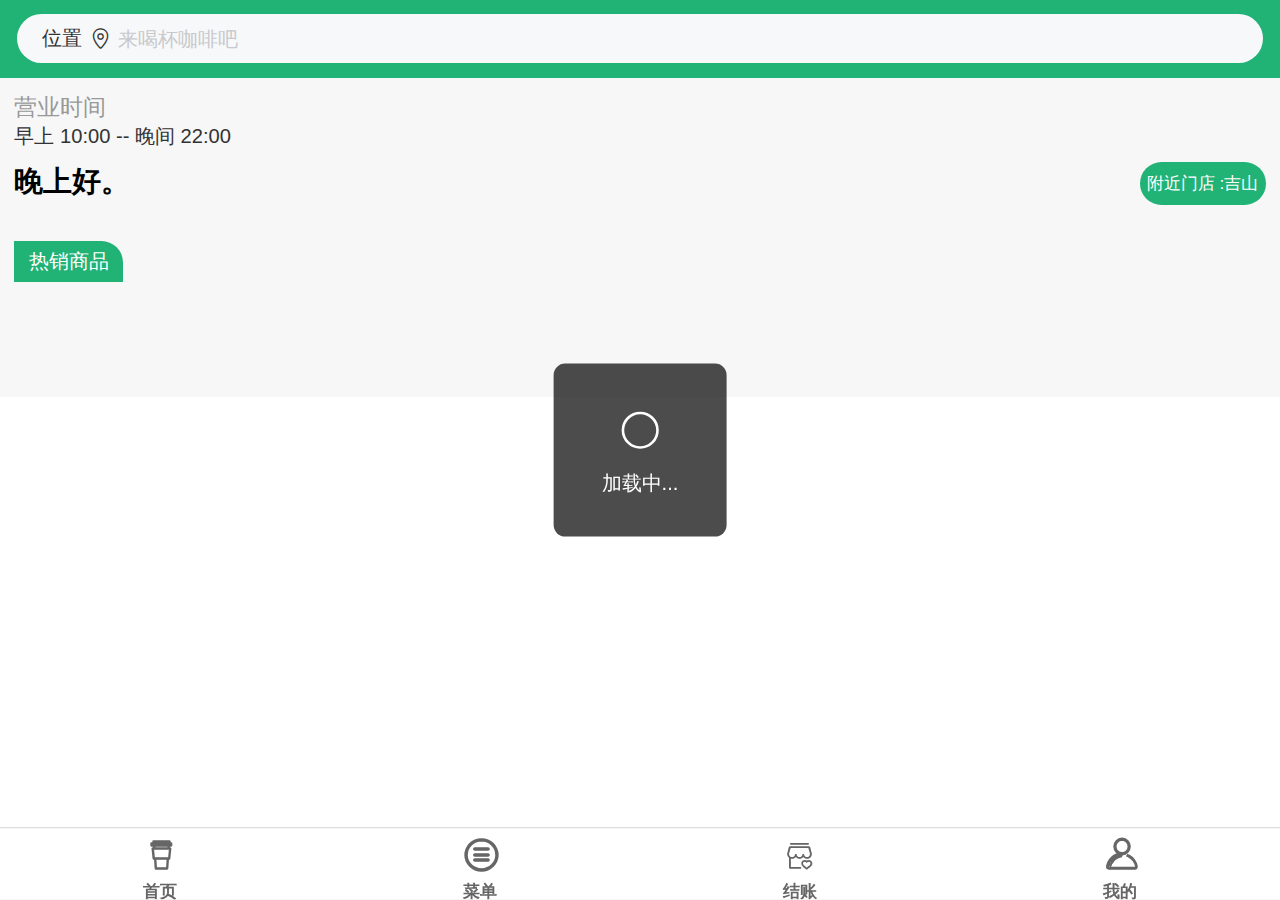
<file: index.html>
<!DOCTYPE html><html lang=""><head><meta charset="utf-8"><meta http-equiv="X-UA-Compatible" content="IE=edge"><meta name="viewport" content="width=device-width,initial-scale=1"><link rel="icon" href="logo.ico"><link rel="stylesheet" type="text/css" href="Iconfont/navIcon/iconfont.css"><title>Lucky Coffee</title><link href="css/chunk-0235b6b6.11184c1b.css" rel="prefetch"><link href="css/chunk-0ba48cb9.757c71e0.css" rel="prefetch"><link href="css/chunk-1e100ffe.5ebc9ae1.css" rel="prefetch"><link href="css/chunk-1f8efbb7.d20318f8.css" rel="prefetch"><link href="css/chunk-250ed838.e34a497f.css" rel="prefetch"><link href="css/chunk-37de000d.d0796485.css" rel="prefetch"><link href="css/chunk-37f4d732.b643b990.css" rel="prefetch"><link href="css/chunk-3d7c25de.3213675b.css" rel="prefetch"><link href="css/chunk-43e93f92.0655913f.css" rel="prefetch"><link href="css/chunk-4fce2d62.30d07c51.css" rel="prefetch"><link href="css/chunk-7b7ba0dc.62693681.css" rel="prefetch"><link href="css/chunk-7f402ce3.647e4b95.css" rel="prefetch"><link href="css/chunk-9875858c.5f2903fc.css" rel="prefetch"><link href="css/chunk-a10a1f32.8f8c1c3c.css" rel="prefetch"><link href="css/chunk-a7662d98.877115a3.css" rel="prefetch"><link href="css/chunk-ec3f56f2.eb02972e.css" rel="prefetch"><link href="js/chunk-0235b6b6.6758b664.js" rel="prefetch"><link href="js/chunk-0ba48cb9.7aec7efb.js" rel="prefetch"><link href="js/chunk-1e100ffe.88c4f4b7.js" rel="prefetch"><link href="js/chunk-1f8efbb7.2c7ffe4f.js" rel="prefetch"><link href="js/chunk-250ed838.bd2e9b22.js" rel="prefetch"><link href="js/chunk-37de000d.786fceac.js" rel="prefetch"><link href="js/chunk-37f4d732.bf089dec.js" rel="prefetch"><link href="js/chunk-3d7c25de.2a9ed8d2.js" rel="prefetch"><link href="js/chunk-43e93f92.4ce29ae2.js" rel="prefetch"><link href="js/chunk-4fce2d62.3d0fdc04.js" rel="prefetch"><link href="js/chunk-7b7ba0dc.df33086a.js" rel="prefetch"><link href="js/chunk-7f402ce3.9d12affe.js" rel="prefetch"><link href="js/chunk-9875858c.8b550297.js" rel="prefetch"><link href="js/chunk-a10a1f32.294bbc91.js" rel="prefetch"><link href="js/chunk-a7662d98.e7be0dc3.js" rel="prefetch"><link href="js/chunk-ec3f56f2.154cfacc.js" rel="prefetch"><link href="css/app.a2ef3133.css" rel="preload" as="style"><link href="css/chunk-vendors.26b74286.css" rel="preload" as="style"><link href="js/app.62345ec2.js" rel="preload" as="script"><link href="js/chunk-vendors.4a2b7a96.js" rel="preload" as="script"><link href="css/chunk-vendors.26b74286.css" rel="stylesheet"><link href="css/app.a2ef3133.css" rel="stylesheet"></head><body><noscript></noscript><div id="app"></div><script src="js/chunk-vendors.4a2b7a96.js"></script><script src="js/app.62345ec2.js"></script></body></html>
</file>
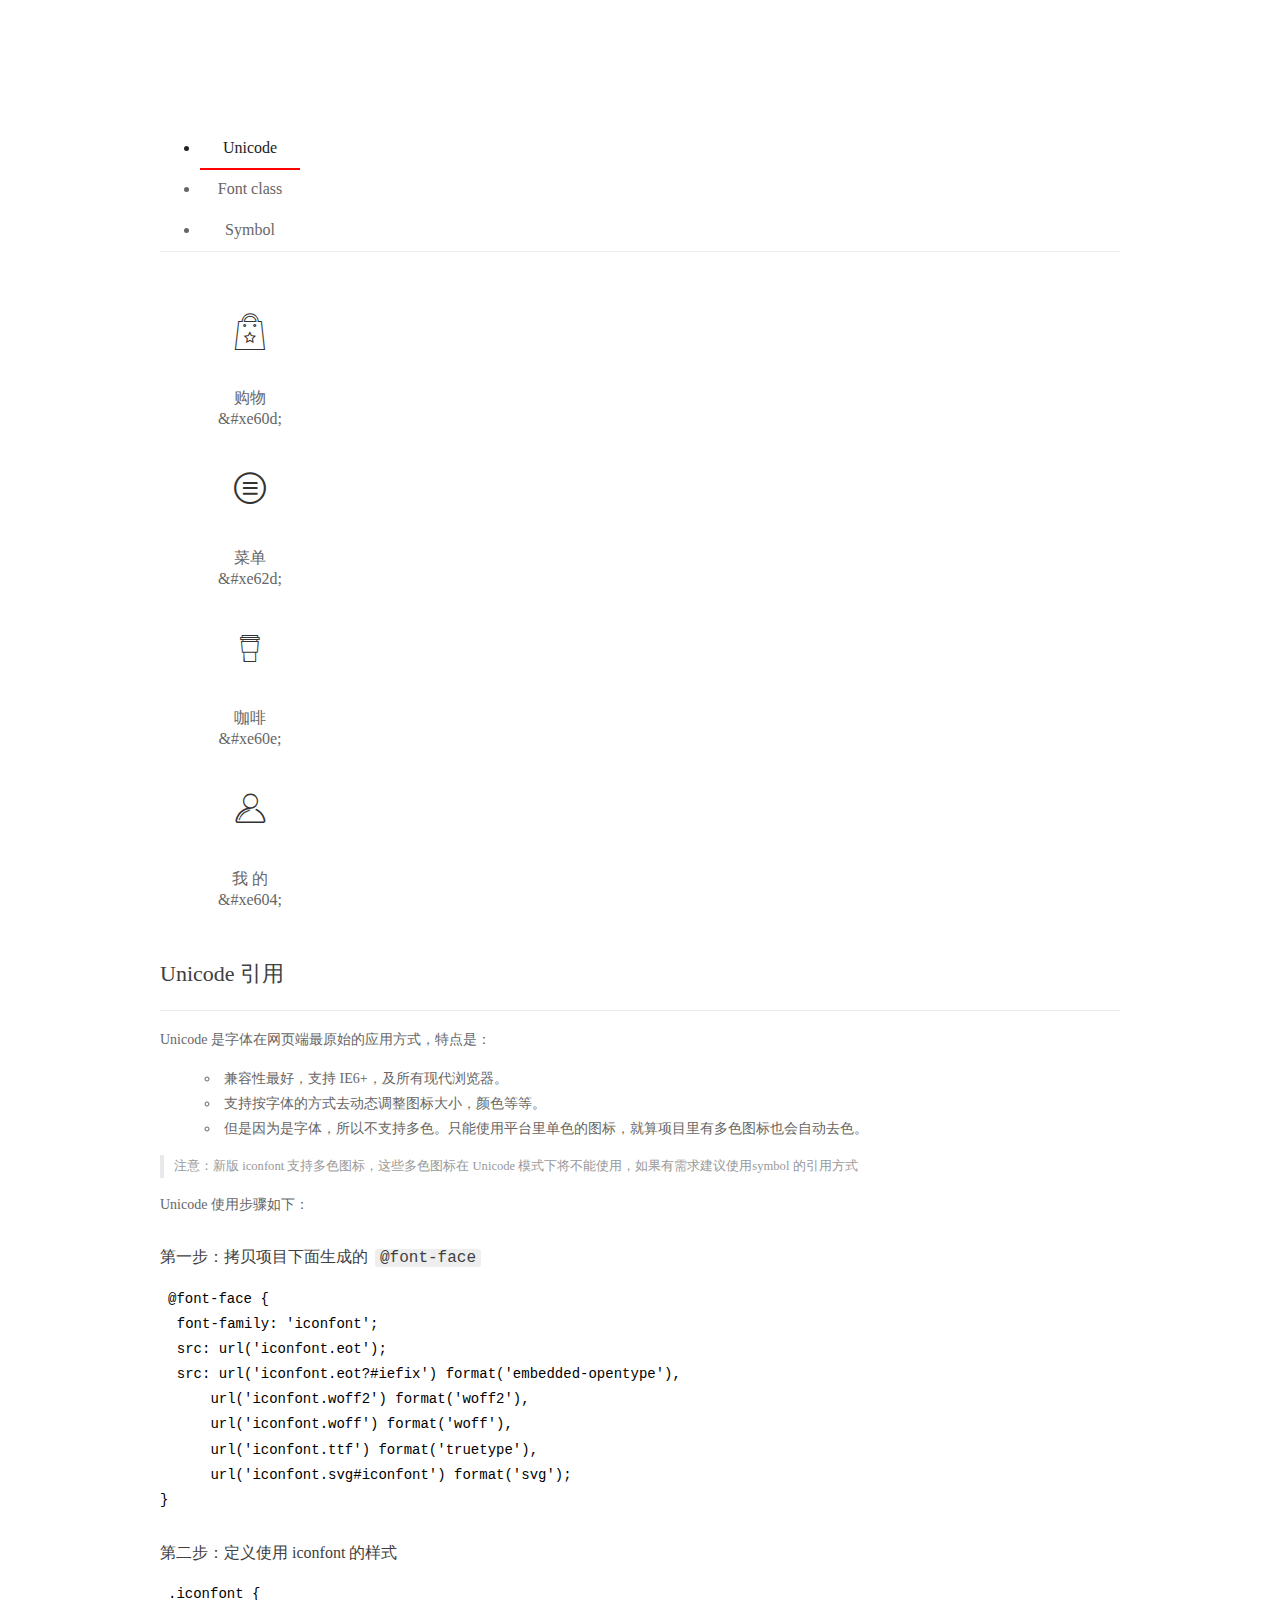
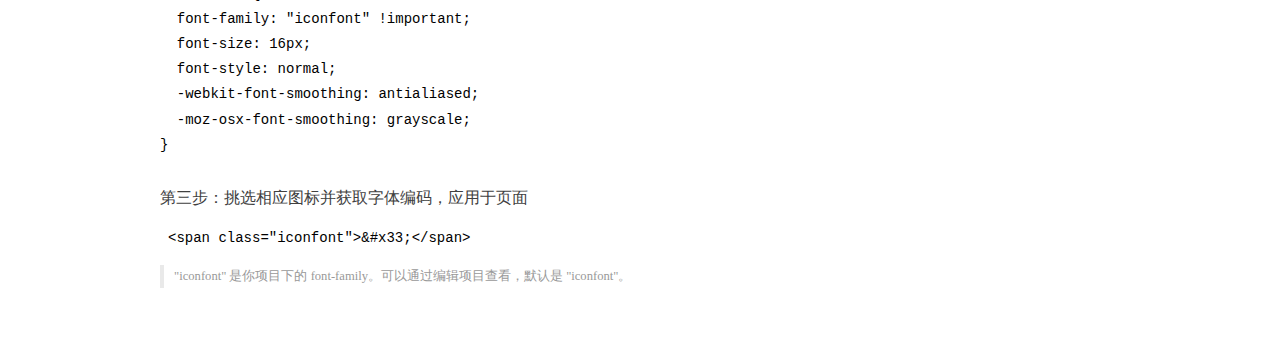
<file: Iconfont/navIcon/demo_index.html>
<!DOCTYPE html>
<html>
<head>
  <meta charset="utf-8"/>
  <title>IconFont Demo</title>
  <link rel="shortcut icon" href="https://img.alicdn.com/tps/i4/TB1_oz6GVXXXXaFXpXXJDFnIXXX-64-64.ico" type="image/x-icon"/>
  <link rel="stylesheet" href="https://g.alicdn.com/thx/cube/1.3.2/cube.min.css">
  <link rel="stylesheet" href="demo.css">
  <link rel="stylesheet" href="iconfont.css">
  <script src="iconfont.js"></script>
  <!-- jQuery -->
  <script src="https://a1.alicdn.com/oss/uploads/2018/12/26/7bfddb60-08e8-11e9-9b04-53e73bb6408b.js"></script>
  <!-- 代码高亮 -->
  <script src="https://a1.alicdn.com/oss/uploads/2018/12/26/a3f714d0-08e6-11e9-8a15-ebf944d7534c.js"></script>
</head>
<body>
  <div class="main">
    <h1 class="logo"><a href="https://www.iconfont.cn/" title="iconfont 首页" target="_blank">&#xe86b;</a></h1>
    <div class="nav-tabs">
      <ul id="tabs" class="dib-box">
        <li class="dib active"><span>Unicode</span></li>
        <li class="dib"><span>Font class</span></li>
        <li class="dib"><span>Symbol</span></li>
      </ul>
      
    </div>
    <div class="tab-container">
      <div class="content unicode" style="display: block;">
          <ul class="icon_lists dib-box">
          
            <li class="dib">
              <span class="icon iconfont">&#xe60d;</span>
                <div class="name">购物</div>
                <div class="code-name">&amp;#xe60d;</div>
              </li>
          
            <li class="dib">
              <span class="icon iconfont">&#xe62d;</span>
                <div class="name">菜单</div>
                <div class="code-name">&amp;#xe62d;</div>
              </li>
          
            <li class="dib">
              <span class="icon iconfont">&#xe60e;</span>
                <div class="name">咖啡</div>
                <div class="code-name">&amp;#xe60e;</div>
              </li>
          
            <li class="dib">
              <span class="icon iconfont">&#xe604;</span>
                <div class="name">我 的</div>
                <div class="code-name">&amp;#xe604;</div>
              </li>
          
          </ul>
          <div class="article markdown">
          <h2 id="unicode-">Unicode 引用</h2>
          <hr>

          <p>Unicode 是字体在网页端最原始的应用方式，特点是：</p>
          <ul>
            <li>兼容性最好，支持 IE6+，及所有现代浏览器。</li>
            <li>支持按字体的方式去动态调整图标大小，颜色等等。</li>
            <li>但是因为是字体，所以不支持多色。只能使用平台里单色的图标，就算项目里有多色图标也会自动去色。</li>
          </ul>
          <blockquote>
            <p>注意：新版 iconfont 支持多色图标，这些多色图标在 Unicode 模式下将不能使用，如果有需求建议使用symbol 的引用方式</p>
          </blockquote>
          <p>Unicode 使用步骤如下：</p>
          <h3 id="-font-face">第一步：拷贝项目下面生成的 <code>@font-face</code></h3>
<pre><code class="language-css"
>@font-face {
  font-family: 'iconfont';
  src: url('iconfont.eot');
  src: url('iconfont.eot?#iefix') format('embedded-opentype'),
      url('iconfont.woff2') format('woff2'),
      url('iconfont.woff') format('woff'),
      url('iconfont.ttf') format('truetype'),
      url('iconfont.svg#iconfont') format('svg');
}
</code></pre>
          <h3 id="-iconfont-">第二步：定义使用 iconfont 的样式</h3>
<pre><code class="language-css"
>.iconfont {
  font-family: "iconfont" !important;
  font-size: 16px;
  font-style: normal;
  -webkit-font-smoothing: antialiased;
  -moz-osx-font-smoothing: grayscale;
}
</code></pre>
          <h3 id="-">第三步：挑选相应图标并获取字体编码，应用于页面</h3>
<pre>
<code class="language-html"
>&lt;span class="iconfont"&gt;&amp;#x33;&lt;/span&gt;
</code></pre>
          <blockquote>
            <p>"iconfont" 是你项目下的 font-family。可以通过编辑项目查看，默认是 "iconfont"。</p>
          </blockquote>
          </div>
      </div>
      <div class="content font-class">
        <ul class="icon_lists dib-box">
          
          <li class="dib">
            <span class="icon iconfont icon-gouwu"></span>
            <div class="name">
              购物
            </div>
            <div class="code-name">.icon-gouwu
            </div>
          </li>
          
          <li class="dib">
            <span class="icon iconfont icon-caidan"></span>
            <div class="name">
              菜单
            </div>
            <div class="code-name">.icon-caidan
            </div>
          </li>
          
          <li class="dib">
            <span class="icon iconfont icon-kafei"></span>
            <div class="name">
              咖啡
            </div>
            <div class="code-name">.icon-kafei
            </div>
          </li>
          
          <li class="dib">
            <span class="icon iconfont icon-wode"></span>
            <div class="name">
              我 的
            </div>
            <div class="code-name">.icon-wode
            </div>
          </li>
          
        </ul>
        <div class="article markdown">
        <h2 id="font-class-">font-class 引用</h2>
        <hr>

        <p>font-class 是 Unicode 使用方式的一种变种，主要是解决 Unicode 书写不直观，语意不明确的问题。</p>
        <p>与 Unicode 使用方式相比，具有如下特点：</p>
        <ul>
          <li>兼容性良好，支持 IE8+，及所有现代浏览器。</li>
          <li>相比于 Unicode 语意明确，书写更直观。可以很容易分辨这个 icon 是什么。</li>
          <li>因为使用 class 来定义图标，所以当要替换图标时，只需要修改 class 里面的 Unicode 引用。</li>
          <li>不过因为本质上还是使用的字体，所以多色图标还是不支持的。</li>
        </ul>
        <p>使用步骤如下：</p>
        <h3 id="-fontclass-">第一步：引入项目下面生成的 fontclass 代码：</h3>
<pre><code class="language-html">&lt;link rel="stylesheet" href="./iconfont.css"&gt;
</code></pre>
        <h3 id="-">第二步：挑选相应图标并获取类名，应用于页面：</h3>
<pre><code class="language-html">&lt;span class="iconfont icon-xxx"&gt;&lt;/span&gt;
</code></pre>
        <blockquote>
          <p>"
            iconfont" 是你项目下的 font-family。可以通过编辑项目查看，默认是 "iconfont"。</p>
        </blockquote>
      </div>
      </div>
      <div class="content symbol">
          <ul class="icon_lists dib-box">
          
            <li class="dib">
                <svg class="icon svg-icon" aria-hidden="true">
                  <use xlink:href="#icon-gouwu"></use>
                </svg>
                <div class="name">购物</div>
                <div class="code-name">#icon-gouwu</div>
            </li>
          
            <li class="dib">
                <svg class="icon svg-icon" aria-hidden="true">
                  <use xlink:href="#icon-caidan"></use>
                </svg>
                <div class="name">菜单</div>
                <div class="code-name">#icon-caidan</div>
            </li>
          
            <li class="dib">
                <svg class="icon svg-icon" aria-hidden="true">
                  <use xlink:href="#icon-kafei"></use>
                </svg>
                <div class="name">咖啡</div>
                <div class="code-name">#icon-kafei</div>
            </li>
          
            <li class="dib">
                <svg class="icon svg-icon" aria-hidden="true">
                  <use xlink:href="#icon-wode"></use>
                </svg>
                <div class="name">我 的</div>
                <div class="code-name">#icon-wode</div>
            </li>
          
          </ul>
          <div class="article markdown">
          <h2 id="symbol-">Symbol 引用</h2>
          <hr>

          <p>这是一种全新的使用方式，应该说这才是未来的主流，也是平台目前推荐的用法。相关介绍可以参考这篇<a href="">文章</a>
            这种用法其实是做了一个 SVG 的集合，与另外两种相比具有如下特点：</p>
          <ul>
            <li>支持多色图标了，不再受单色限制。</li>
            <li>通过一些技巧，支持像字体那样，通过 <code>font-size</code>, <code>color</code> 来调整样式。</li>
            <li>兼容性较差，支持 IE9+，及现代浏览器。</li>
            <li>浏览器渲染 SVG 的性能一般，还不如 png。</li>
          </ul>
          <p>使用步骤如下：</p>
          <h3 id="-symbol-">第一步：引入项目下面生成的 symbol 代码：</h3>
<pre><code class="language-html">&lt;script src="./iconfont.js"&gt;&lt;/script&gt;
</code></pre>
          <h3 id="-css-">第二步：加入通用 CSS 代码（引入一次就行）：</h3>
<pre><code class="language-html">&lt;style&gt;
.icon {
  width: 1em;
  height: 1em;
  vertical-align: -0.15em;
  fill: currentColor;
  overflow: hidden;
}
&lt;/style&gt;
</code></pre>
          <h3 id="-">第三步：挑选相应图标并获取类名，应用于页面：</h3>
<pre><code class="language-html">&lt;svg class="icon" aria-hidden="true"&gt;
  &lt;use xlink:href="#icon-xxx"&gt;&lt;/use&gt;
&lt;/svg&gt;
</code></pre>
          </div>
      </div>

    </div>
  </div>
  <script>
  $(document).ready(function () {
      $('.tab-container .content:first').show()

      $('#tabs li').click(function (e) {
        var tabContent = $('.tab-container .content')
        var index = $(this).index()

        if ($(this).hasClass('active')) {
          return
        } else {
          $('#tabs li').removeClass('active')
          $(this).addClass('active')

          tabContent.hide().eq(index).fadeIn()
        }
      })
    })
  </script>
</body>
</html>
</file>
<file: Iconfont/navIcon/iconfont.css>
@font-face {font-family: "iconfont";
  src: url('iconfont.eot?t=1610968839457'); /* IE9 */
  src: url('iconfont.eot?t=1610968839457#iefix') format('embedded-opentype'), /* IE6-IE8 */
  url('[data-uri]') format('woff2'),
  url('iconfont.woff?t=1610968839457') format('woff'),
  url('iconfont.ttf?t=1610968839457') format('truetype'), /* chrome, firefox, opera, Safari, Android, iOS 4.2+ */
  url('iconfont.svg?t=1610968839457#iconfont') format('svg'); /* iOS 4.1- */
}

.iconfont {
  font-family: "iconfont" !important;
  font-size: 16px;
  font-style: normal;
  -webkit-font-smoothing: antialiased;
  -moz-osx-font-smoothing: grayscale;
}

.icon-gouwu:before {
  content: "\e60d";
}

.icon-caidan:before {
  content: "\e62d";
}

.icon-kafei:before {
  content: "\e60e";
}

.icon-wode:before {
  content: "\e604";
}
</file>
<file: css/chunk-0235b6b6.11184c1b.css>
.iconfont{width:.74667rem;height:.93333rem;font-size:.8rem}.van-tabbar{border-top:.02667rem solid #ddd}.boxbuy{margin-top:.24rem}.buy{display:inline-block;margin-top:.08rem}.van-tabbar-item{text-align:center}
</file>
<file: css/chunk-0ba48cb9.757c71e0.css>
.muen{padding:.26667rem;background-color:#eee}.muen .van-tabbar-item__icon img{width:.61333rem;height:.61333rem;margin-left:.10667rem}.muen .typeList{margin-top:.26667rem;margin-bottom:1.33333rem}.muen .typeList ul li{display:-webkit-box;display:-webkit-flex;display:flex;margin-bottom:.26667rem;background-color:#fff;padding:.26667rem}.muen .typeList ul li .comImg{-webkit-box-flex:1;-webkit-flex:1;flex:1}.muen .typeList ul li .comImg img{min-height:2.13333rem}.muen .typeList ul li .comName{-webkit-box-flex:2;-webkit-flex:2;flex:2;margin-left:.26667rem}.muen .typeList ul li .comName .chName{color:#666;margin-top:.4rem}.muen .typeList ul li .comName .egName{color:#666;font-size:.37333rem;margin-top:.13333rem}.muen .typeList ul li .price{-webkit-box-flex:1;-webkit-flex:1;flex:1;text-align:center;line-height:2rem;color:#21b276}.muen .van-tabbar--fixed{position:relative}
</file>
<file: css/chunk-1e100ffe.5ebc9ae1.css>
.my .personal{padding:.26667rem;margin:0 .13333rem;display:-webkit-box;display:-webkit-flex;display:flex;height:4.8rem;margin-top:1.33333rem;background:url(../img/MyImg.9407559d.gif) no-repeat;background-size:100%;padding-left:.26667rem;border-radius:.21333rem;box-shadow:0 0 .13333rem #ccc}.my .personal .left{-webkit-box-flex:1;-webkit-flex:1;flex:1;line-height:.8rem;color:#444}.my .personal .left .tips{margin:1.33333rem 0}.my .personal .right{-webkit-box-flex:1;-webkit-flex:1;flex:1;text-align:right;position:relative}.my .personal .right .hands{border:.05333rem solid #21b276;width:2.13333rem;height:2.13333rem;border-radius:50%;text-align:center;line-height:2.13333rem;position:absolute;bottom:.53333rem;right:.26667rem;overflow:hidden}.my .personal .right .hands img{display:inline-block}.my .logo{background-color:#21b276;margin-bottom:.13333rem;position:fixed;top:0;width:100%;z-index:3}.my .logo img{margin-left:.13333rem;margin-top:.13333rem}.my .logo .good{display:inline-block;float:right;line-height:1.06667rem;margin-right:.13333rem;color:#fff;font-weight:700}.my .choice{padding:.26667rem}.my .choice ul li{display:-webkit-box;display:-webkit-flex;display:flex;height:1.06667rem;border-bottom:.02667rem solid #ddd;line-height:1.06667rem;color:#666}.my .choice ul li .lefts{-webkit-box-flex:1;-webkit-flex:1;flex:1}.my .choice ul li .rights{margin-top:.08rem}.my .login{padding:0 .26667rem;margin-top:1.33333rem;margin-bottom:2.13333rem}
</file>
<file: css/chunk-1f8efbb7.d20318f8.css>
.forgePass .login-box{position:fixed;top:1.22667rem;bottom:0;left:0;right:0;padding:.4rem}.forgePass .login-box .login-title{margin-top:2.66667rem}.forgePass .login-box .login-title .gotitle{font-size:.58667rem;font-weight:700;color:#666}.forgePass .login-box .login-title .goEng{color:#999}.forgePass .login-box .login-textBox{margin-top:1.33333rem}.forgePass .login-box .login-textBox .noPass{text-align:right;font-size:.37333rem;color:#999;margin-top:.4rem}.forgePass .login-box .login-textBox .van-cell{padding-left:0;padding-right:0}.forgePass .login-box .btns{margin-top:1.6rem}.forgePass .login-box .btns .last,.forgePass .login-box .btns .register{margin-top:.8rem}.login .left-title{display:-webkit-box;display:-webkit-flex;display:flex}.login .van-nav-bar__text{color:#2c7873}.login .logo{width:.8rem;height:.8rem;border-radius:50%;background-color:#ccc}.login .logo-title{font-size:.48rem;font-weight:700;margin-left:.26667rem;line-height:1.22667rem;color:#666}
</file>
<file: css/chunk-250ed838.e34a497f.css>
.login .login-box{position:fixed;top:1.22667rem;bottom:0;left:0;right:0;padding:.4rem}.login .login-box .login-title{margin-top:2.66667rem}.login .login-box .login-title .gotitle{font-size:.58667rem;font-weight:700;color:#666}.login .login-box .login-title .goEng{color:#999}.login .login-box .login-textBox{margin-top:1.33333rem}.login .login-box .login-textBox .noPass{display:inline-block;font-size:.37333rem;color:#999;margin-top:.4rem;position:absolute;right:0}.login .login-box .login-textBox .van-cell{padding-left:0;padding-right:0}.login .login-box .btns{margin-top:1.6rem}.login .login-box .btns .register{margin-top:.8rem}.login .left-title{display:-webkit-box;display:-webkit-flex;display:flex}.login .van-nav-bar__text{color:#2c7873}.login .logo{width:.8rem;height:.8rem;border-radius:50%;background-color:#ccc}.login .logo-title{font-size:.48rem;font-weight:700;margin-left:.26667rem;line-height:1.22667rem;color:#666}
</file>
<file: css/chunk-37de000d.d0796485.css>
.collection .van-nav-bar__title{color:#666}.collection .van-nav-bar .van-icon,.collection .van-nav-bar__text{color:#21b276}.collection .collectionList ul{display:-webkit-box;display:-webkit-flex;display:flex;-webkit-flex-wrap:wrap;flex-wrap:wrap;-webkit-box-pack:justify;-webkit-justify-content:space-between;justify-content:space-between}.collection .collectionList ul li{box-sizing:border-box;width:33%;padding:.13333rem;margin-bottom:.13333rem}.collection .collectionList ul li .chName{color:#666;margin:.13333rem 0;font-size:.37333rem}.collection .collectionList ul li .enName{color:#999;font-size:.32rem;overflow:hidden;text-overflow:ellipsis;display:-webkit-box;-webkit-line-clamp:1;-webkit-box-orient:vertical}.collection .collectionList ul li .bottoms{display:-webkit-box;display:-webkit-flex;display:flex;position:relative}.collection .collectionList ul li .bottoms .price{-webkit-box-flex:1;-webkit-flex:1;flex:1;color:#21b276;font-size:.34667rem;text-align:left;margin-top:.26667rem;font-weight:700}.collection .collectionList ul li .bottoms .icon{position:absolute;bottom:-.08rem;right:-.08rem;text-align:right}.MyMessage .topImg{height:4.8rem}.MyMessage .topImg .auto-img{display:inline-block;height:100%}.MyMessage .box{position:relative;border:.02667rem solid #ddd;margin:0 .26667rem;top:-1.33333rem;border-radius:.26667rem;padding:.26667rem;box-shadow:0 0 .13333rem #ccc}
</file>
<file: css/chunk-37f4d732.b643b990.css>
.security .van-nav-bar__title{color:#666}.security .van-nav-bar .van-icon,.security .van-nav-bar__text{color:#21b276}.security .box ul li{display:-webkit-box;display:-webkit-flex;display:flex;color:#666;line-height:1.06667rem;border-bottom:.02667rem solid #ddd}.security .box ul li:last-child{border-bottom:none}.security .box ul li .left{-webkit-box-flex:1;-webkit-flex:1;flex:1}.security .out{margin-top:2.66667rem;padding:0 .26667rem}.security .btns{margin-top:1.33333rem;padding:.26667rem}.MyMessage .topImg{height:4.8rem}.MyMessage .topImg .auto-img{display:inline-block;height:100%}.MyMessage .box{position:relative;border:.02667rem solid #ddd;margin:0 .26667rem;top:-1.33333rem;border-radius:.26667rem;padding:.26667rem;box-shadow:0 0 .13333rem #ccc}
</file>
<file: css/chunk-3d7c25de.3213675b.css>
.shopbag .van-icon-arrow-left:before,.shopbag .van-nav-bar__text{color:#21b276}.shopbag .topImg{margin-top:1.33333rem}.shopbag .choiceBuy{padding:.26667rem;margin-bottom:.4rem}.shopbag .choiceBuy .van-swipe-cell{margin-bottom:.21333rem;border-radius:.21333rem;padding:.13333rem 0}.shopbag .choiceBuy .van-swipe-cell .buyList{display:-webkit-box;display:-webkit-flex;display:flex;position:relative}.shopbag .choiceBuy .van-swipe-cell .buyList .van-checkbox{-webkit-box-flex:1;-webkit-flex:1;flex:1;margin-left:.13333rem}.shopbag .choiceBuy .van-swipe-cell .buyList .van-card{padding:0;-webkit-box-flex:11;-webkit-flex:11;flex:11}.shopbag .choiceBuy .van-swipe-cell .buyList .van-stepper{position:absolute;right:.13333rem;bottom:.08rem}.shopbag .choiceBuy .van-swipe-cell .buyList .van-card__price{color:#21b276}.shopbag .choiceBuy .van-swipe-cell .buyList .van-card__title{font-size:.42667rem;color:#666;max-width:4.8rem}.shopbag .choiceBuy .van-swipe-cell .buyList .van-card__desc{margin-top:.13333rem;color:#999;max-width:4.8rem}.shopbag .choiceBuy .van-swipe-cell .buyList .van-card__content{padding-top:.21333rem}.shopbag .choiceBuy .van-swipe-cell .van-stepper--round .van-stepper__minus{border-color:#21b276;color:#666}.shopbag .choiceBuy .van-swipe-cell .van-stepper--round .van-stepper__plus{background-color:#21b276}.shopbag .choiceBuy .goods-card{margin:0;background-color:#fff}.shopbag .choiceBuy .delete-button{height:100%}.shopbag .tips{display:inline-block;width:100%;text-align:center;margin-top:1.33333rem;color:#999;font-size:.32rem}.shopbag .van-submit-bar{bottom:1.33333rem}.shopbag /deep/ .van-checkbox{margin-right:auto}.shopbag .van-checkbox__icon--checked .van-icon{background-color:#21b276}.shopbag .van-nav-bar__title{color:#666;font-weight:700}.shopbag .goHome{width:2.66667rem;height:1.06667rem;line-height:1.06667rem;text-align:center;color:#fff;border-radius:.53333rem;background-color:#21b276}
</file>
<file: css/chunk-43e93f92.0655913f.css>
.address .van-tag--danger{background-color:#21b276}.address .van-address-item .van-radio__icon--checked .van-icon{background-color:#21b276;border-color:#21b276}.address .van-address-list{padding:0;padding-top:.26667rem}.address .van-address-item{margin-bottom:.26667rem;border-bottom:.02667rem solid #ccc}.address .van-button--danger{background-color:#21b276;border-color:#21b276}.address .van-nav-bar .van-icon,.address .van-nav-bar__text{color:#21b276}.addressList .topImg{margin-top:1.22667rem}.addressList .topImg .gifImg{height:5.33333rem}.addressList .box-content{position:relative;top:-.66667rem;padding:.26667rem;margin:0 .26667rem;border-top-left-radius:.26667rem;border-top-right-radius:.26667rem;background-color:#fff}
</file>
<file: css/chunk-4fce2d62.30d07c51.css>
.orderClosing .van-nav-bar .van-icon,.orderClosing .van-nav-bar__text{color:#21b276}.orderClosing .van-nav-bar__title{color:#666;font-weight:700}.orderClosing .topImg{height:3.73333rem;background:url(../img/order.d666f685.jpg) no-repeat;background-size:100%;vertical-align:middle;margin-top:1.33333rem}.orderClosing .orderBox{padding:.26667rem;margin:.26667rem;margin-bottom:0;position:relative;top:-.53333rem;background-color:#fff;border-radius:.26667rem;box-shadow:0 0 .13333rem #ccc}.orderClosing .orderBox .order-tips{color:#666;margin:.21333rem 0;font-size:.32rem}.orderClosing .orderBox .total-Price{display:-webkit-box;display:-webkit-flex;display:flex;border-top:.02667rem solid #ddd;line-height:1.06667rem}.orderClosing .orderBox .total-Price .wenzi{-webkit-box-flex:1;-webkit-flex:1;flex:1;color:#666;font-size:.37333rem}.orderClosing .orderBox .total-Price .count{text-align:right;-webkit-box-flex:1;-webkit-flex:1;flex:1;color:#21b276;font-size:.37333rem}.orderClosing .DC-info{padding:.26667rem;margin:.26667rem;margin-top:0;background-color:#fff;border-radius:.26667rem;box-shadow:0 0 .13333rem #ccc}.orderClosing .DC-info .info-tips{margin:.13333rem 0;color:#666;font-size:.32rem}.orderClosing .DC-info .user-box .user{display:-webkit-box;display:-webkit-flex;display:flex;line-height:.8rem}.orderClosing .DC-info .user-box .user .userName{-webkit-box-flex:1;-webkit-flex:1;flex:1;font-size:.48rem;font-weight:700;color:#222}.orderClosing .DC-info .user-box .user .userName .dian{display:inline-block;width:.13333rem;height:.13333rem;border-radius:50%;background-color:#21b276;vertical-align:middle}.orderClosing .DC-info .user-box .user .phone{color:#666;-webkit-box-flex:1;-webkit-flex:1;flex:1;text-align:right}.orderClosing .DC-info .user-box .address{margin-top:.26667rem;display:-webkit-box;-webkit-line-clamp:2;-webkit-box-orient:vertical;overflow:hidden;color:#666;font-size:.37333rem;max-width:8rem}.orderClosing .DC-info .other-address{display:-webkit-box;display:-webkit-flex;display:flex;line-height:.93333rem;border-top:.02667rem solid #ddd;border-bottom:.02667rem solid #ddd;margin:.26667rem 0}.orderClosing .DC-info .other-address .left{-webkit-box-flex:1;-webkit-flex:1;flex:1;color:#999;font-size:.37333rem}.orderClosing .DC-info .other-address .right{-webkit-box-flex:1;-webkit-flex:1;flex:1;text-align:right;line-height:1.01333rem;color:#999}.orderClosing .DC-info .esti-time{display:-webkit-box;display:-webkit-flex;display:flex;color:#555}.orderClosing .DC-info .esti-time .lefts{-webkit-box-flex:1;-webkit-flex:1;flex:1;font-size:.37333rem}.orderClosing .DC-info .esti-time .rights{-webkit-box-flex:1;-webkit-flex:1;flex:1;text-align:right}.orderClosing .btns{padding:.26667rem;margin-top:.8rem}.orderClosing .btns .van-button--primary{background-color:#21b276;border-color:#21b276}.orderClosing .address-box{padding:.26667rem}.orderClosing .address-box .title{margin-top:.26667rem;margin-left:.26667rem;color:#999}.orderClosing .address-box .van-address-item{padding:0}.orderClosing .address-box .van-address-item .van-radio__icon--checked .van-icon{background-color:#21b276;border-color:#21b276}.orderClosing .address-box .van-tag--danger{background-color:#21b276}.orderClosing .address-box .van-button--danger{background-color:#21b276;border-color:#21b276}.OrderItem{display:-webkit-box;display:-webkit-flex;display:flex;margin:.26667rem 0;background-color:#eee;padding:.21333rem;border-radius:.21333rem}.OrderItem .left-item{-webkit-box-flex:1;-webkit-flex:1;flex:1}.OrderItem .right-item{-webkit-box-flex:2;-webkit-flex:2;flex:2;padding-left:.26667rem;position:relative}.OrderItem .right-item .item-top .big-name{display:-webkit-box;display:-webkit-flex;display:flex;line-height:.53333rem}.OrderItem .right-item .item-top .big-name .top-name{color:#666;margin-right:.26667rem;font-size:.37333rem}.OrderItem .right-item .item-top .big-name .top-rule{font-size:.32rem;color:#999}.OrderItem .right-item .item-top .top-enname{color:#666;margin:.16rem 0;font-size:.37333rem}.OrderItem .right-item .item-bottom{position:relative;bottom:-.8rem;display:-webkit-box;display:-webkit-flex;display:flex;font-size:.37333rem}.OrderItem .right-item .item-bottom .bot-price{-webkit-box-flex:5;-webkit-flex:5;flex:5;margin-right:auto;color:#21b276}.OrderItem .right-item .item-bottom .bot-count{-webkit-box-flex:1;-webkit-flex:1;flex:1;color:#999}
</file>
<file: css/chunk-7b7ba0dc.62693681.css>
.mainbox{padding:.26667rem}.mainbox .toptips .BusHours{margin:0;color:#999}.mainbox .toptips .BusTime{color:#333;font-size:.37333rem}.mainbox .toptips .greetings{display:-webkit-box;display:-webkit-flex;display:flex;margin-top:.21333rem}.mainbox .toptips .greetings .ting{-webkit-box-flex:2;-webkit-flex:2;flex:2;font-size:.53333rem;font-weight:620}.mainbox .toptips .greetings .place{padding:0 .13333rem;height:.8rem;display:inline-block;background-color:#21b276;text-align:right;border-radius:.8rem;text-align:center;line-height:.8rem;color:#fff;font-size:.32rem}.mainbox .indicator-box{position:absolute;right:.13333rem;bottom:.26667rem;padding:.05333rem .13333rem;background:rgba(0,0,0,.1);display:-webkit-box;display:-webkit-flex;display:flex}.mainbox .indicator-box .indicator-item{width:.21333rem;height:.05333rem;background-color:#fff;margin:0 .08rem}.mainbox .indicator-box .active{width:.34667rem;background-color:#21b276;-webkit-transition:all .5s;transition:all .5s}.mainbox .van-swipe{margin-top:.4rem;border-radius:.4rem;overflow:hidden}.mainbox .van-swipe img{vertical-align:middle}.mainbox .comList{padding-bottom:1.6rem}.mainbox .comList .comList-tips{display:inline-block;margin:.26667rem 0;background-color:#21b276;color:#fff;padding:.13333rem .26667rem;font-size:.37333rem;border-top-right-radius:.4rem}.mainbox .comList ul li{display:-webkit-box;display:-webkit-flex;display:flex;border-top:.02667rem solid #ddd;padding-top:.26667rem}.mainbox .comList ul li .comIntroduce{-webkit-box-flex:3;-webkit-flex:3;flex:3}.mainbox .comList ul li .comIntroduce .comName{font-weight:620;color:#666}.mainbox .comList ul li .comIntroduce .comDetails{width:4.8rem;display:inline-block;font-size:.32rem;color:#999;margin-top:.26667rem;overflow:hidden;text-overflow:ellipsis;display:-webkit-box;-webkit-line-clamp:3;-webkit-box-orient:vertical}.mainbox .comList ul li .comImg{-webkit-box-flex:1;-webkit-flex:1;flex:1}.mainbox .comList ul li .comImg img{min-height:2.13333rem;margin-bottom:.16rem}
</file>
<file: css/chunk-7f402ce3.647e4b95.css>
.personalData .box ul li{display:-webkit-box;display:-webkit-flex;display:flex;height:1.33333rem;border-bottom:.02667rem solid #ddd;line-height:1.33333rem;color:#666}.personalData .box ul li .lefts{-webkit-box-flex:1;-webkit-flex:1;flex:1;font-weight:700}.personalData .box ul li .rights .tips{display:inline-block;font-size:.32rem;vertical-align:top;color:#999;margin-right:.26667rem}.personalData .box ul li .rights .hands{display:inline-block;width:1.06667rem;height:1.06667rem;border:.05333rem solid #21b276;border-radius:50%;overflow:hidden}.personalData .box ul li:last-child{border-bottom:none}.personalData .box ul li .van-icon{display:inline-block;margin-left:.13333rem}.personalData .van-nav-bar__title{color:#666}.personalData .van-nav-bar .van-icon,.personalData .van-nav-bar__text{color:#21b276}.personalData .title{font-size:.48rem;font-weight:700;text-align:center;margin-top:.4rem}.personalData .van-cell{padding:.26667rem;line-height:1.33333rem;font-size:.42667rem;border-bottom:.02667rem solid #ddd}.personalData .van-button--round{margin-top:2.4rem}.personalData .van-field__label{width:1.33333rem}.personalData .van-popup--center{border-radius:.53333rem}.personalData .van-uploader__upload{margin:0}.personalData .van-button--info{background-color:#21b276;border-color:#21b276}.MyMessage .topImg{height:4.8rem}.MyMessage .topImg .auto-img{display:inline-block;height:100%}.MyMessage .box{position:relative;border:.02667rem solid #ddd;margin:0 .26667rem;top:-1.33333rem;border-radius:.26667rem;padding:.26667rem;box-shadow:0 0 .13333rem #ccc}
</file>
<file: css/chunk-9875858c.5f2903fc.css>
.Details .van-icon-arrow-left:before,.Details .van-nav-bar__text{color:#21b276}.Details .van-nav-bar__title{color:#666;font-weight:700}.Details .van-nav-bar{z-index:5}.Details .top-box{position:relative;margin-top:1.22667rem}.Details .top-box .tipsText{position:absolute;z-index:1;left:.26667rem;bottom:1.2rem;color:#fff}.Details .top-box .tipsText .name{font-size:.53333rem;font-weight:500}.Details .top-box .tipsText .desc{max-width:75%;margin-top:.21333rem;font-size:.32rem;color:#999;overflow:hidden;text-overflow:ellipsis;display:-webkit-box;-webkit-line-clamp:3;-webkit-box-orient:vertical}.Details .choice{padding:.26667rem;position:relative;top:-.53333rem;left:0;margin:0 .26667rem;margin-bottom:.93333rem;background-color:#fff;border-top-left-radius:.26667rem;border-top-right-radius:.26667rem}.Details .choice .price{display:-webkit-box;display:-webkit-flex;display:flex;font-weight:700}.Details .choice .price .title{font-size:.37333rem;color:#21b276}.Details .choice .price .prices,.Details .choice .price .types{display:inline-block;-webkit-box-flex:1;-webkit-flex:1;flex:1;color:#666;line-height:.8rem}.Details .choice .appropriate{display:-webkit-box;display:-webkit-flex;display:flex;font-size:.32rem;color:#999}.Details .choice .appropriate .appflavor,.Details .choice .appropriate .appTips{-webkit-box-flex:1;-webkit-flex:1;flex:1;display:inline-block}.Details .choice .appropriate .appTips{text-align:right}.Details .choice .publics{font-size:.37333rem;border-bottom:.02667rem solid #eee;color:#21b276}.Details .choice .van-stepper--round .van-stepper__minus{border-color:#21b276;color:#666}.Details .choice .van-stepper--round .van-stepper__plus{background-color:#21b276}.Details .choice .van-radio{margin-bottom:.13333rem;font-size:.32rem;padding-left:.26667rem}.Details .choice .buyNum{display:-webkit-box;display:-webkit-flex;display:flex;padding:.4rem .13333rem;font-size:.34667rem}.Details .choice .buyNum .select-count{-webkit-box-flex:1;-webkit-flex:1;flex:1;color:#666}.Details .choice .buyNum .count{-webkit-box-flex:1;-webkit-flex:1;flex:1;text-align:right}
</file>
<file: css/chunk-a10a1f32.8f8c1c3c.css>
.payComplete .van-nav-bar .van-icon,.payComplete .van-nav-bar__text{color:#21b276}.payComplete .box{background:url(../img/pay.d4e0a463.gif) no-repeat;background-size:100%;position:fixed;bottom:0;top:0;left:0;right:0}.payComplete .box .btns{position:absolute;top:50%;left:50%;margin-left:-2.4rem;margin-top:-.58667rem;background-color:#21b276;border-color:#21b276}
</file>
<file: css/chunk-a7662d98.877115a3.css>
.addNewRess .van-address-edit{padding:0}.addNewRess .van-button--danger{background-color:#21b276;border-color:#21b276}.addNewRess .van-cell{padding:.26667rem}.addNewRess .van-switch--on{background-color:#21b276}.addNewRess .van-nav-bar .van-icon,.addNewRess .van-nav-bar__text{color:#21b276}.addNewRess .van-button--default{background-color:#ccc;color:#fff}.addressList .topImg{margin-top:1.22667rem}.addressList .topImg .gifImg{height:5.33333rem}.addressList .box-content{position:relative;top:-.66667rem;padding:.26667rem;margin:0 .26667rem;border-top-left-radius:.26667rem;border-top-right-radius:.26667rem;background-color:#fff}
</file>
<file: css/chunk-ec3f56f2.eb02972e.css>
.MyMessage .topImg{height:4.8rem}.MyMessage .topImg .auto-img{display:inline-block;height:100%}.MyMessage .box{position:relative;border:.02667rem solid #ddd;margin:0 .26667rem;top:-1.33333rem;border-radius:.26667rem;padding:.26667rem;box-shadow:0 0 .13333rem #ccc}.OrderPage .van-nav-bar .van-icon,.OrderPage .van-nav-bar__text{color:#21b276}.OrderPage .van-nav-bar__title{color:#666;font-weight:700}.OrderPage .all-box{background-color:#fff;margin:.4rem 0;padding:.13333rem;border-radius:.26667rem}.OrderPage .all-box:last-child{margin-bottom:0}.OrderPage .all-box .box-top{display:-webkit-box;display:-webkit-flex;display:flex;color:#666;line-height:.50667rem;margin:.26667rem}.OrderPage .all-box .box-top .top-left{margin-right:auto;font-size:.37333rem}.OrderPage .all-box .box-top .top-right{font-size:.37333rem;font-weight:700;color:#21b276}.OrderPage .all-box .box-top .top-right .van-icon{line-height:.37333rem;vertical-align:middle;margin-left:.26667rem}.OrderPage .all-box .box-bottom .time{font-size:.37333rem;color:#999;margin:.26667rem 0}.OrderPage .all-box .box-bottom .bottom-item{display:-webkit-box;display:-webkit-flex;display:flex;font-size:.37333rem}.OrderPage .all-box .box-bottom .bottom-item .bot-left{margin-right:auto;color:#21b276}.OrderPage .all-box .box-bottom .bottom-item .bot-right{color:#21b276}.OrderItem{display:-webkit-box;display:-webkit-flex;display:flex;margin:.26667rem 0;background-color:#eee;padding:.21333rem;border-radius:.21333rem}.OrderItem .left-item{-webkit-box-flex:1;-webkit-flex:1;flex:1}.OrderItem .right-item{-webkit-box-flex:2;-webkit-flex:2;flex:2;padding-left:.26667rem;position:relative}.OrderItem .right-item .item-top .big-name{display:-webkit-box;display:-webkit-flex;display:flex;line-height:.53333rem}.OrderItem .right-item .item-top .big-name .top-name{color:#666;margin-right:.26667rem;font-size:.37333rem}.OrderItem .right-item .item-top .big-name .top-rule{font-size:.32rem;color:#999}.OrderItem .right-item .item-top .top-enname{color:#666;margin:.16rem 0;font-size:.37333rem}.OrderItem .right-item .item-bottom{position:relative;bottom:-.8rem;display:-webkit-box;display:-webkit-flex;display:flex;font-size:.37333rem}.OrderItem .right-item .item-bottom .bot-price{-webkit-box-flex:5;-webkit-flex:5;flex:5;margin-right:auto;color:#21b276}.OrderItem .right-item .item-bottom .bot-count{-webkit-box-flex:1;-webkit-flex:1;flex:1;color:#999}
</file>
<file: css/app.a2ef3133.css>
#app{font-family:Avenir,Helvetica,Arial,sans-serif;-webkit-font-smoothing:antialiased;-moz-osx-font-smoothing:grayscale;font-size:.42667rem;background-color:#f7f7f7}body{margin:0 auto}.auto-img{width:100%;display:inline-block}.van-nav-bar .van-icon,.van-nav-bar__text{color:#21b276}.van-nav-bar__title{color:#666;font-weight:700}
</file>
<file: css/chunk-vendors.26b74286.css>
html{-webkit-tap-highlight-color:transparent}body{margin:0;font-family:-apple-system,BlinkMacSystemFont,Helvetica Neue,Helvetica,Segoe UI,Arial,Roboto,PingFang SC,miui,Hiragino Sans GB,Microsoft Yahei,sans-serif}a{text-decoration:none}button,input,textarea{color:inherit;font:inherit}[class*=van-]:focus,a:focus,button:focus,input:focus,textarea:focus{outline:0}ol,ul{margin:0;padding:0;list-style:none}.van-ellipsis{overflow:hidden;white-space:nowrap;text-overflow:ellipsis}.van-multi-ellipsis--l2{-webkit-line-clamp:2}.van-multi-ellipsis--l2,.van-multi-ellipsis--l3{display:-webkit-box;overflow:hidden;text-overflow:ellipsis;-webkit-box-orient:vertical}.van-multi-ellipsis--l3{-webkit-line-clamp:3}.van-clearfix:after{display:table;clear:both;content:""}[class*=van-hairline]:after{position:absolute;box-sizing:border-box;content:" ";pointer-events:none;top:-50%;right:-50%;bottom:-50%;left:-50%;border:0 solid #ebedf0;-webkit-transform:scale(.5);transform:scale(.5)}.van-hairline,.van-hairline--bottom,.van-hairline--left,.van-hairline--right,.van-hairline--surround,.van-hairline--top,.van-hairline--top-bottom{position:relative}.van-hairline--top:after{border-top-width:.02667rem}.van-hairline--left:after{border-left-width:.02667rem}.van-hairline--right:after{border-right-width:.02667rem}.van-hairline--bottom:after{border-bottom-width:.02667rem}.van-hairline--top-bottom:after,.van-hairline-unset--top-bottom:after{border-width:.02667rem 0}.van-hairline--surround:after{border-width:.02667rem}@-webkit-keyframes van-slide-up-enter{0%{-webkit-transform:translate3d(0,100%,0);transform:translate3d(0,100%,0)}}@keyframes van-slide-up-enter{0%{-webkit-transform:translate3d(0,100%,0);transform:translate3d(0,100%,0)}}@-webkit-keyframes van-slide-up-leave{to{-webkit-transform:translate3d(0,100%,0);transform:translate3d(0,100%,0)}}@keyframes van-slide-up-leave{to{-webkit-transform:translate3d(0,100%,0);transform:translate3d(0,100%,0)}}@-webkit-keyframes van-slide-down-enter{0%{-webkit-transform:translate3d(0,-100%,0);transform:translate3d(0,-100%,0)}}@keyframes van-slide-down-enter{0%{-webkit-transform:translate3d(0,-100%,0);transform:translate3d(0,-100%,0)}}@-webkit-keyframes van-slide-down-leave{to{-webkit-transform:translate3d(0,-100%,0);transform:translate3d(0,-100%,0)}}@keyframes van-slide-down-leave{to{-webkit-transform:translate3d(0,-100%,0);transform:translate3d(0,-100%,0)}}@-webkit-keyframes van-slide-left-enter{0%{-webkit-transform:translate3d(-100%,0,0);transform:translate3d(-100%,0,0)}}@keyframes van-slide-left-enter{0%{-webkit-transform:translate3d(-100%,0,0);transform:translate3d(-100%,0,0)}}@-webkit-keyframes van-slide-left-leave{to{-webkit-transform:translate3d(-100%,0,0);transform:translate3d(-100%,0,0)}}@keyframes van-slide-left-leave{to{-webkit-transform:translate3d(-100%,0,0);transform:translate3d(-100%,0,0)}}@-webkit-keyframes van-slide-right-enter{0%{-webkit-transform:translate3d(100%,0,0);transform:translate3d(100%,0,0)}}@keyframes van-slide-right-enter{0%{-webkit-transform:translate3d(100%,0,0);transform:translate3d(100%,0,0)}}@-webkit-keyframes van-slide-right-leave{to{-webkit-transform:translate3d(100%,0,0);transform:translate3d(100%,0,0)}}@keyframes van-slide-right-leave{to{-webkit-transform:translate3d(100%,0,0);transform:translate3d(100%,0,0)}}@-webkit-keyframes van-fade-in{0%{opacity:0}to{opacity:1}}@keyframes van-fade-in{0%{opacity:0}to{opacity:1}}@-webkit-keyframes van-fade-out{0%{opacity:1}to{opacity:0}}@keyframes van-fade-out{0%{opacity:1}to{opacity:0}}@-webkit-keyframes van-rotate{0%{-webkit-transform:rotate(0);transform:rotate(0)}to{-webkit-transform:rotate(1turn);transform:rotate(1turn)}}@keyframes van-rotate{0%{-webkit-transform:rotate(0);transform:rotate(0)}to{-webkit-transform:rotate(1turn);transform:rotate(1turn)}}.van-fade-enter-active{-webkit-animation:van-fade-in .3s ease-out both;animation:van-fade-in .3s ease-out both}.van-fade-leave-active{-webkit-animation:van-fade-out .3s ease-in both;animation:van-fade-out .3s ease-in both}.van-slide-up-enter-active{-webkit-animation:van-slide-up-enter .3s ease-out both;animation:van-slide-up-enter .3s ease-out both}.van-slide-up-leave-active{-webkit-animation:van-slide-up-leave .3s ease-in both;animation:van-slide-up-leave .3s ease-in both}.van-slide-down-enter-active{-webkit-animation:van-slide-down-enter .3s ease-out both;animation:van-slide-down-enter .3s ease-out both}.van-slide-down-leave-active{-webkit-animation:van-slide-down-leave .3s ease-in both;animation:van-slide-down-leave .3s ease-in both}.van-slide-left-enter-active{-webkit-animation:van-slide-left-enter .3s ease-out both;animation:van-slide-left-enter .3s ease-out both}.van-slide-left-leave-active{-webkit-animation:van-slide-left-leave .3s ease-in both;animation:van-slide-left-leave .3s ease-in both}.van-slide-right-enter-active{-webkit-animation:van-slide-right-enter .3s ease-out both;animation:van-slide-right-enter .3s ease-out both}.van-slide-right-leave-active{-webkit-animation:van-slide-right-leave .3s ease-in both;animation:van-slide-right-leave .3s ease-in both}.van-loading{color:#c8c9cc;font-size:0}.van-loading,.van-loading__spinner{position:relative;vertical-align:middle}.van-loading__spinner{display:inline-block;width:.8rem;max-width:100%;height:.8rem;max-height:100%;-webkit-animation:van-rotate .8s linear infinite;animation:van-rotate .8s linear infinite}.van-loading__spinner--spinner{-webkit-animation-timing-function:steps(12);animation-timing-function:steps(12)}.van-loading__spinner--spinner i{position:absolute;top:0;left:0;width:100%;height:100%}.van-loading__spinner--spinner i:before{display:block;width:.05333rem;height:25%;margin:0 auto;background-color:currentColor;border-radius:40%;content:" "}.van-loading__spinner--circular{-webkit-animation-duration:2s;animation-duration:2s}.van-loading__circular{display:block;width:100%;height:100%}.van-loading__circular circle{-webkit-animation:van-circular 1.5s ease-in-out infinite;animation:van-circular 1.5s ease-in-out infinite;stroke:currentColor;stroke-width:3;stroke-linecap:round}.van-loading__text{display:inline-block;margin-left:.21333rem;color:#969799;font-size:.37333rem;vertical-align:middle}.van-loading--vertical{display:-webkit-box;display:-webkit-flex;display:flex;-webkit-box-orient:vertical;-webkit-box-direction:normal;-webkit-flex-direction:column;flex-direction:column;-webkit-box-align:center;-webkit-align-items:center;align-items:center}.van-loading--vertical .van-loading__text{margin:.21333rem 0 0}@-webkit-keyframes van-circular{0%{stroke-dasharray:1,200;stroke-dashoffset:0}50%{stroke-dasharray:90,150;stroke-dashoffset:-40}to{stroke-dasharray:90,150;stroke-dashoffset:-120}}@keyframes van-circular{0%{stroke-dasharray:1,200;stroke-dashoffset:0}50%{stroke-dasharray:90,150;stroke-dashoffset:-40}to{stroke-dasharray:90,150;stroke-dashoffset:-120}}.van-loading__spinner--spinner i:first-of-type{-webkit-transform:rotate(30deg);transform:rotate(30deg);opacity:1}.van-loading__spinner--spinner i:nth-of-type(2){-webkit-transform:rotate(60deg);transform:rotate(60deg);opacity:.9375}.van-loading__spinner--spinner i:nth-of-type(3){-webkit-transform:rotate(90deg);transform:rotate(90deg);opacity:.875}.van-loading__spinner--spinner i:nth-of-type(4){-webkit-transform:rotate(120deg);transform:rotate(120deg);opacity:.8125}.van-loading__spinner--spinner i:nth-of-type(5){-webkit-transform:rotate(150deg);transform:rotate(150deg);opacity:.75}.van-loading__spinner--spinner i:nth-of-type(6){-webkit-transform:rotate(180deg);transform:rotate(180deg);opacity:.6875}.van-loading__spinner--spinner i:nth-of-type(7){-webkit-transform:rotate(210deg);transform:rotate(210deg);opacity:.625}.van-loading__spinner--spinner i:nth-of-type(8){-webkit-transform:rotate(240deg);transform:rotate(240deg);opacity:.5625}.van-loading__spinner--spinner i:nth-of-type(9){-webkit-transform:rotate(270deg);transform:rotate(270deg);opacity:.5}.van-loading__spinner--spinner i:nth-of-type(10){-webkit-transform:rotate(300deg);transform:rotate(300deg);opacity:.4375}.van-loading__spinner--spinner i:nth-of-type(11){-webkit-transform:rotate(330deg);transform:rotate(330deg);opacity:.375}.van-loading__spinner--spinner i:nth-of-type(12){-webkit-transform:rotate(1turn);transform:rotate(1turn);opacity:.3125}.van-number-keyboard{position:fixed;bottom:0;left:0;z-index:100;width:100%;padding-bottom:.58667rem;background-color:#f2f3f5;-webkit-user-select:none;user-select:none}.van-number-keyboard--with-title{border-radius:.53333rem .53333rem 0 0}.van-number-keyboard__header{position:relative;display:-webkit-box;display:-webkit-flex;display:flex;-webkit-box-align:center;-webkit-align-items:center;align-items:center;-webkit-box-pack:center;-webkit-justify-content:center;justify-content:center;box-sizing:content-box;height:.90667rem;padding-top:.16rem;color:#646566;font-size:.42667rem}.van-number-keyboard__title{display:inline-block;font-weight:400}.van-number-keyboard__title-left{position:absolute;left:0}.van-number-keyboard__body{display:-webkit-box;display:-webkit-flex;display:flex;padding:.16rem 0 0 .16rem}.van-number-keyboard__keys{display:-webkit-box;display:-webkit-flex;display:flex;-webkit-box-flex:3;-webkit-flex:3;flex:3;-webkit-flex-wrap:wrap;flex-wrap:wrap}.van-number-keyboard__close{position:absolute;right:0;height:100%;padding:0 .42667rem;color:#576b95;font-size:.37333rem;background-color:transparent;border:none;cursor:pointer}.van-number-keyboard__close:active{opacity:.7}.van-number-keyboard__sidebar{display:-webkit-box;display:-webkit-flex;display:flex;-webkit-box-flex:1;-webkit-flex:1;flex:1;-webkit-box-orient:vertical;-webkit-box-direction:normal;-webkit-flex-direction:column;flex-direction:column}.van-number-keyboard--unfit{padding-bottom:0}.van-key{display:-webkit-box;display:-webkit-flex;display:flex;-webkit-box-align:center;-webkit-align-items:center;align-items:center;-webkit-box-pack:center;-webkit-justify-content:center;justify-content:center;height:1.28rem;font-size:.74667rem;line-height:1.5;background-color:#fff;border-radius:.21333rem;cursor:pointer}.van-key--large{position:absolute;top:0;right:.16rem;bottom:.16rem;left:0;height:auto}.van-key--blue,.van-key--delete{font-size:.42667rem}.van-key--active{background-color:#ebedf0}.van-key--blue{color:#fff;background-color:#1989fa}.van-key--blue.van-key--active{background-color:#0570db}.van-key__wrapper{position:relative;-webkit-box-flex:1;-webkit-flex:1;flex:1;-webkit-flex-basis:33%;flex-basis:33%;box-sizing:border-box;padding:0 .16rem .16rem 0}.van-key__wrapper--wider{-webkit-flex-basis:66%;flex-basis:66%}.van-key__delete-icon{width:.85333rem;height:.58667rem}.van-key__collapse-icon{width:.8rem;height:.64rem}.van-info,.van-key__loading-icon{color:#fff}.van-info{position:absolute;top:0;right:0;box-sizing:border-box;min-width:.42667rem;padding:0 .08rem;font-weight:500;font-size:.32rem;font-family:-apple-system-font,Helvetica Neue,Arial,sans-serif;line-height:1.2;text-align:center;background-color:#ee0a24;border:.02667rem solid #fff;border-radius:.42667rem;-webkit-transform:translate(50%,-50%);transform:translate(50%,-50%);-webkit-transform-origin:100%;transform-origin:100%}.van-info--dot{width:.21333rem;min-width:0;height:.21333rem;background-color:#ee0a24;border-radius:100%}.van-sticky--fixed{position:fixed;top:0;right:0;left:0;z-index:99}.van-tab{position:relative;display:-webkit-box;display:-webkit-flex;display:flex;-webkit-box-flex:1;-webkit-flex:1;flex:1;-webkit-box-align:center;-webkit-align-items:center;align-items:center;-webkit-box-pack:center;-webkit-justify-content:center;justify-content:center;box-sizing:border-box;padding:0 .10667rem;color:#646566;font-size:.37333rem;line-height:.53333rem;cursor:pointer}.van-tab--active{color:#323233;font-weight:500}.van-tab--disabled{color:#c8c9cc;cursor:not-allowed}.van-tab__text--ellipsis{display:-webkit-box;overflow:hidden;-webkit-line-clamp:1;-webkit-box-orient:vertical}.van-tab__text-wrapper,.van-tabs{position:relative}.van-tabs__wrap{overflow:hidden}.van-tabs__wrap--page-top{position:fixed}.van-tabs__wrap--content-bottom{top:auto;bottom:0}.van-tabs__wrap--scrollable .van-tab{-webkit-box-flex:1;-webkit-flex:1 0 auto;flex:1 0 auto;padding:0 .32rem}.van-tabs__wrap--scrollable .van-tabs__nav{overflow-x:auto;overflow-y:hidden;-webkit-overflow-scrolling:touch}.van-tabs__wrap--scrollable .van-tabs__nav::-webkit-scrollbar{display:none}.van-tabs__nav{position:relative;display:-webkit-box;display:-webkit-flex;display:flex;background-color:#fff;-webkit-user-select:none;user-select:none}.van-tabs__nav--line{box-sizing:content-box;height:100%;padding-bottom:.4rem}.van-tabs__nav--complete{padding-right:.21333rem;padding-left:.21333rem}.van-tabs__nav--card{box-sizing:border-box;height:.8rem;margin:0 .42667rem;border:.02667rem solid #ee0a24;border-radius:.05333rem}.van-tabs__nav--card .van-tab{color:#ee0a24;border-right:.02667rem solid #ee0a24}.van-tabs__nav--card .van-tab:last-child{border-right:none}.van-tabs__nav--card .van-tab.van-tab--active{color:#fff;background-color:#ee0a24}.van-tabs__nav--card .van-tab--disabled{color:#c8c9cc}.van-tabs__line{position:absolute;bottom:.4rem;left:0;z-index:1;width:1.06667rem;height:.08rem;background-color:#ee0a24;border-radius:.08rem}.van-tabs__track{position:relative;display:-webkit-box;display:-webkit-flex;display:flex;width:100%;height:100%;will-change:left}.van-tabs__content--animated{overflow:hidden}.van-tabs--line .van-tabs__wrap{height:1.17333rem}.van-tabs--card>.van-tabs__wrap{height:.8rem}.van-tab__pane,.van-tab__pane-wrapper{-webkit-flex-shrink:0;flex-shrink:0;box-sizing:border-box;width:100%}.van-tab__pane-wrapper--inactive{height:0;overflow:visible}.van-overlay{position:fixed;top:0;left:0;z-index:1;width:100%;height:100%;background-color:rgba(0,0,0,.7)}@font-face{font-weight:400;font-family:vant-icon;font-style:normal;font-display:auto;src:url([data-uri]) format("woff2"),url(https://img.yzcdn.cn/vant/vant-icon-84f687.woff) format("woff"),url(https://img.yzcdn.cn/vant/vant-icon-84f687.ttf) format("truetype")}.van-icon{position:relative;font:normal normal normal .37333rem/1 vant-icon;font-size:inherit;text-rendering:auto;-webkit-font-smoothing:antialiased}.van-icon,.van-icon:before{display:inline-block}.van-icon-add-o:before{content:"\F000"}.van-icon-add-square:before{content:"\F001"}.van-icon-add:before{content:"\F002"}.van-icon-after-sale:before{content:"\F003"}.van-icon-aim:before{content:"\F004"}.van-icon-alipay:before{content:"\F005"}.van-icon-apps-o:before{content:"\F006"}.van-icon-arrow-down:before{content:"\F007"}.van-icon-arrow-left:before{content:"\F008"}.van-icon-arrow-up:before{content:"\F009"}.van-icon-arrow:before{content:"\F00A"}.van-icon-ascending:before{content:"\F00B"}.van-icon-audio:before{content:"\F00C"}.van-icon-award-o:before{content:"\F00D"}.van-icon-award:before{content:"\F00E"}.van-icon-back-top:before{content:"\F0E6"}.van-icon-bag-o:before{content:"\F00F"}.van-icon-bag:before{content:"\F010"}.van-icon-balance-list-o:before{content:"\F011"}.van-icon-balance-list:before{content:"\F012"}.van-icon-balance-o:before{content:"\F013"}.van-icon-balance-pay:before{content:"\F014"}.van-icon-bar-chart-o:before{content:"\F015"}.van-icon-bars:before{content:"\F016"}.van-icon-bell:before{content:"\F017"}.van-icon-bill-o:before{content:"\F018"}.van-icon-bill:before{content:"\F019"}.van-icon-birthday-cake-o:before{content:"\F01A"}.van-icon-bookmark-o:before{content:"\F01B"}.van-icon-bookmark:before{content:"\F01C"}.van-icon-browsing-history-o:before{content:"\F01D"}.van-icon-browsing-history:before{content:"\F01E"}.van-icon-brush-o:before{content:"\F01F"}.van-icon-bulb-o:before{content:"\F020"}.van-icon-bullhorn-o:before{content:"\F021"}.van-icon-calendar-o:before{content:"\F022"}.van-icon-card:before{content:"\F023"}.van-icon-cart-circle-o:before{content:"\F024"}.van-icon-cart-circle:before{content:"\F025"}.van-icon-cart-o:before{content:"\F026"}.van-icon-cart:before{content:"\F027"}.van-icon-cash-back-record:before{content:"\F028"}.van-icon-cash-on-deliver:before{content:"\F029"}.van-icon-cashier-o:before{content:"\F02A"}.van-icon-certificate:before{content:"\F02B"}.van-icon-chart-trending-o:before{content:"\F02C"}.van-icon-chat-o:before{content:"\F02D"}.van-icon-chat:before{content:"\F02E"}.van-icon-checked:before{content:"\F02F"}.van-icon-circle:before{content:"\F030"}.van-icon-clear:before{content:"\F031"}.van-icon-clock-o:before{content:"\F032"}.van-icon-clock:before{content:"\F033"}.van-icon-close:before{content:"\F034"}.van-icon-closed-eye:before{content:"\F035"}.van-icon-cluster-o:before{content:"\F036"}.van-icon-cluster:before{content:"\F037"}.van-icon-column:before{content:"\F038"}.van-icon-comment-circle-o:before{content:"\F039"}.van-icon-comment-circle:before{content:"\F03A"}.van-icon-comment-o:before{content:"\F03B"}.van-icon-comment:before{content:"\F03C"}.van-icon-completed:before{content:"\F03D"}.van-icon-contact:before{content:"\F03E"}.van-icon-coupon-o:before{content:"\F03F"}.van-icon-coupon:before{content:"\F040"}.van-icon-credit-pay:before{content:"\F041"}.van-icon-cross:before{content:"\F042"}.van-icon-debit-pay:before{content:"\F043"}.van-icon-delete-o:before{content:"\F0E9"}.van-icon-delete:before{content:"\F044"}.van-icon-descending:before{content:"\F045"}.van-icon-description:before{content:"\F046"}.van-icon-desktop-o:before{content:"\F047"}.van-icon-diamond-o:before{content:"\F048"}.van-icon-diamond:before{content:"\F049"}.van-icon-discount:before{content:"\F04A"}.van-icon-down:before{content:"\F04B"}.van-icon-ecard-pay:before{content:"\F04C"}.van-icon-edit:before{content:"\F04D"}.van-icon-ellipsis:before{content:"\F04E"}.van-icon-empty:before{content:"\F04F"}.van-icon-enlarge:before{content:"\F0E4"}.van-icon-envelop-o:before{content:"\F050"}.van-icon-exchange:before{content:"\F051"}.van-icon-expand-o:before{content:"\F052"}.van-icon-expand:before{content:"\F053"}.van-icon-eye-o:before{content:"\F054"}.van-icon-eye:before{content:"\F055"}.van-icon-fail:before{content:"\F056"}.van-icon-failure:before{content:"\F057"}.van-icon-filter-o:before{content:"\F058"}.van-icon-fire-o:before{content:"\F059"}.van-icon-fire:before{content:"\F05A"}.van-icon-flag-o:before{content:"\F05B"}.van-icon-flower-o:before{content:"\F05C"}.van-icon-font-o:before{content:"\F0EC"}.van-icon-font:before{content:"\F0EB"}.van-icon-free-postage:before{content:"\F05D"}.van-icon-friends-o:before{content:"\F05E"}.van-icon-friends:before{content:"\F05F"}.van-icon-gem-o:before{content:"\F060"}.van-icon-gem:before{content:"\F061"}.van-icon-gift-card-o:before{content:"\F062"}.van-icon-gift-card:before{content:"\F063"}.van-icon-gift-o:before{content:"\F064"}.van-icon-gift:before{content:"\F065"}.van-icon-gold-coin-o:before{content:"\F066"}.van-icon-gold-coin:before{content:"\F067"}.van-icon-good-job-o:before{content:"\F068"}.van-icon-good-job:before{content:"\F069"}.van-icon-goods-collect-o:before{content:"\F06A"}.van-icon-goods-collect:before{content:"\F06B"}.van-icon-graphic:before{content:"\F06C"}.van-icon-home-o:before{content:"\F06D"}.van-icon-hot-o:before{content:"\F06E"}.van-icon-hot-sale-o:before{content:"\F06F"}.van-icon-hot-sale:before{content:"\F070"}.van-icon-hot:before{content:"\F071"}.van-icon-hotel-o:before{content:"\F072"}.van-icon-idcard:before{content:"\F073"}.van-icon-info-o:before{content:"\F074"}.van-icon-info:before{content:"\F075"}.van-icon-invition:before{content:"\F076"}.van-icon-label-o:before{content:"\F077"}.van-icon-label:before{content:"\F078"}.van-icon-like-o:before{content:"\F079"}.van-icon-like:before{content:"\F07A"}.van-icon-live:before{content:"\F07B"}.van-icon-location-o:before{content:"\F07C"}.van-icon-location:before{content:"\F07D"}.van-icon-lock:before{content:"\F07E"}.van-icon-logistics:before{content:"\F07F"}.van-icon-manager-o:before{content:"\F080"}.van-icon-manager:before{content:"\F081"}.van-icon-map-marked:before{content:"\F082"}.van-icon-medal-o:before{content:"\F083"}.van-icon-medal:before{content:"\F084"}.van-icon-minus:before{content:"\F0E8"}.van-icon-more-o:before{content:"\F085"}.van-icon-more:before{content:"\F086"}.van-icon-music-o:before{content:"\F087"}.van-icon-music:before{content:"\F088"}.van-icon-new-arrival-o:before{content:"\F089"}.van-icon-new-arrival:before{content:"\F08A"}.van-icon-new-o:before{content:"\F08B"}.van-icon-new:before{content:"\F08C"}.van-icon-newspaper-o:before{content:"\F08D"}.van-icon-notes-o:before{content:"\F08E"}.van-icon-orders-o:before{content:"\F08F"}.van-icon-other-pay:before{content:"\F090"}.van-icon-paid:before{content:"\F091"}.van-icon-passed:before{content:"\F092"}.van-icon-pause-circle-o:before{content:"\F093"}.van-icon-pause-circle:before{content:"\F094"}.van-icon-pause:before{content:"\F095"}.van-icon-peer-pay:before{content:"\F096"}.van-icon-pending-payment:before{content:"\F097"}.van-icon-phone-circle-o:before{content:"\F098"}.van-icon-phone-circle:before{content:"\F099"}.van-icon-phone-o:before{content:"\F09A"}.van-icon-phone:before{content:"\F09B"}.van-icon-photo-fail:before{content:"\F0E5"}.van-icon-photo-o:before{content:"\F09C"}.van-icon-photo:before{content:"\F09D"}.van-icon-photograph:before{content:"\F09E"}.van-icon-play-circle-o:before{content:"\F09F"}.van-icon-play-circle:before{content:"\F0A0"}.van-icon-play:before{content:"\F0A1"}.van-icon-plus:before{content:"\F0A2"}.van-icon-point-gift-o:before{content:"\F0A3"}.van-icon-point-gift:before{content:"\F0A4"}.van-icon-points:before{content:"\F0A5"}.van-icon-printer:before{content:"\F0A6"}.van-icon-qr-invalid:before{content:"\F0A7"}.van-icon-qr:before{content:"\F0A8"}.van-icon-question-o:before{content:"\F0A9"}.van-icon-question:before{content:"\F0AA"}.van-icon-records:before{content:"\F0AB"}.van-icon-refund-o:before{content:"\F0AC"}.van-icon-replay:before{content:"\F0AD"}.van-icon-revoke:before{content:"\F0ED"}.van-icon-scan:before{content:"\F0AE"}.van-icon-search:before{content:"\F0AF"}.van-icon-send-gift-o:before{content:"\F0B0"}.van-icon-send-gift:before{content:"\F0B1"}.van-icon-service-o:before{content:"\F0B2"}.van-icon-service:before{content:"\F0B3"}.van-icon-setting-o:before{content:"\F0B4"}.van-icon-setting:before{content:"\F0B5"}.van-icon-share-o:before{content:"\F0E7"}.van-icon-share:before{content:"\F0B6"}.van-icon-shop-collect-o:before{content:"\F0B7"}.van-icon-shop-collect:before{content:"\F0B8"}.van-icon-shop-o:before{content:"\F0B9"}.van-icon-shop:before{content:"\F0BA"}.van-icon-shopping-cart-o:before{content:"\F0BB"}.van-icon-shopping-cart:before{content:"\F0BC"}.van-icon-shrink:before{content:"\F0BD"}.van-icon-sign:before{content:"\F0BE"}.van-icon-smile-comment-o:before{content:"\F0BF"}.van-icon-smile-comment:before{content:"\F0C0"}.van-icon-smile-o:before{content:"\F0C1"}.van-icon-smile:before{content:"\F0C2"}.van-icon-sort:before{content:"\F0EA"}.van-icon-star-o:before{content:"\F0C3"}.van-icon-star:before{content:"\F0C4"}.van-icon-stop-circle-o:before{content:"\F0C5"}.van-icon-stop-circle:before{content:"\F0C6"}.van-icon-stop:before{content:"\F0C7"}.van-icon-success:before{content:"\F0C8"}.van-icon-thumb-circle-o:before{content:"\F0C9"}.van-icon-thumb-circle:before{content:"\F0CA"}.van-icon-todo-list-o:before{content:"\F0CB"}.van-icon-todo-list:before{content:"\F0CC"}.van-icon-tosend:before{content:"\F0CD"}.van-icon-tv-o:before{content:"\F0CE"}.van-icon-umbrella-circle:before{content:"\F0CF"}.van-icon-underway-o:before{content:"\F0D0"}.van-icon-underway:before{content:"\F0D1"}.van-icon-upgrade:before{content:"\F0D2"}.van-icon-user-circle-o:before{content:"\F0D3"}.van-icon-user-o:before{content:"\F0D4"}.van-icon-video-o:before{content:"\F0D5"}.van-icon-video:before{content:"\F0D6"}.van-icon-vip-card-o:before{content:"\F0D7"}.van-icon-vip-card:before{content:"\F0D8"}.van-icon-volume-o:before{content:"\F0D9"}.van-icon-volume:before{content:"\F0DA"}.van-icon-wap-home-o:before{content:"\F0DB"}.van-icon-wap-home:before{content:"\F0DC"}.van-icon-wap-nav:before{content:"\F0DD"}.van-icon-warn-o:before{content:"\F0DE"}.van-icon-warning-o:before{content:"\F0DF"}.van-icon-warning:before{content:"\F0E0"}.van-icon-weapp-nav:before{content:"\F0E1"}.van-icon-wechat:before{content:"\F0E2"}.van-icon-youzan-shield:before{content:"\F0E3"}.van-icon__image{width:1em;height:1em;object-fit:contain}.van-image{position:relative;display:inline-block}.van-image--round{overflow:hidden;border-radius:50%}.van-image--round img{border-radius:inherit}.van-image__error,.van-image__img,.van-image__loading{display:block;width:100%;height:100%}.van-image__error,.van-image__loading{position:absolute;top:0;left:0;display:-webkit-box;display:-webkit-flex;display:flex;-webkit-box-orient:vertical;-webkit-box-direction:normal;-webkit-flex-direction:column;flex-direction:column;-webkit-box-align:center;-webkit-align-items:center;align-items:center;-webkit-box-pack:center;-webkit-justify-content:center;justify-content:center;color:#969799;font-size:.37333rem;background-color:#f7f8fa}.van-image__error-icon,.van-image__loading-icon{color:#dcdee0;font-size:.85333rem}.van-overflow-hidden{overflow:hidden!important}.van-popup{position:fixed;max-height:100%;overflow-y:auto;background-color:#fff;-webkit-transition:-webkit-transform .3s;transition:-webkit-transform .3s;transition:transform .3s;transition:transform .3s,-webkit-transform .3s;-webkit-overflow-scrolling:touch}.van-popup--center{top:50%;left:50%;-webkit-transform:translate3d(-50%,-50%,0);transform:translate3d(-50%,-50%,0)}.van-popup--center.van-popup--round{border-radius:.42667rem}.van-popup--top{top:0;left:0;width:100%}.van-popup--top.van-popup--round{border-radius:0 0 .42667rem .42667rem}.van-popup--right{top:50%;right:0;-webkit-transform:translate3d(0,-50%,0);transform:translate3d(0,-50%,0)}.van-popup--right.van-popup--round{border-radius:.42667rem 0 0 .42667rem}.van-popup--bottom{bottom:0;left:0;width:100%}.van-popup--bottom.van-popup--round{border-radius:.42667rem .42667rem 0 0}.van-popup--left{top:50%;left:0;-webkit-transform:translate3d(0,-50%,0);transform:translate3d(0,-50%,0)}.van-popup--left.van-popup--round{border-radius:0 .42667rem .42667rem 0}.van-popup--safe-area-inset-bottom{padding-bottom:constant(safe-area-inset-bottom);padding-bottom:env(safe-area-inset-bottom)}.van-popup-slide-bottom-enter-active,.van-popup-slide-left-enter-active,.van-popup-slide-right-enter-active,.van-popup-slide-top-enter-active{-webkit-transition-timing-function:ease-out;transition-timing-function:ease-out}.van-popup-slide-bottom-leave-active,.van-popup-slide-left-leave-active,.van-popup-slide-right-leave-active,.van-popup-slide-top-leave-active{-webkit-transition-timing-function:ease-in;transition-timing-function:ease-in}.van-popup-slide-top-enter,.van-popup-slide-top-leave-active{-webkit-transform:translate3d(0,-100%,0);transform:translate3d(0,-100%,0)}.van-popup-slide-right-enter,.van-popup-slide-right-leave-active{-webkit-transform:translate3d(100%,-50%,0);transform:translate3d(100%,-50%,0)}.van-popup-slide-bottom-enter,.van-popup-slide-bottom-leave-active{-webkit-transform:translate3d(0,100%,0);transform:translate3d(0,100%,0)}.van-popup-slide-left-enter,.van-popup-slide-left-leave-active{-webkit-transform:translate3d(-100%,-50%,0);transform:translate3d(-100%,-50%,0)}.van-popup__close-icon{position:absolute;z-index:1;color:#c8c9cc;font-size:.58667rem;cursor:pointer}.van-popup__close-icon:active{color:#969799}.van-popup__close-icon--top-left{top:.42667rem;left:.42667rem}.van-popup__close-icon--top-right{top:.42667rem;right:.42667rem}.van-popup__close-icon--bottom-left{bottom:.42667rem;left:.42667rem}.van-popup__close-icon--bottom-right{right:.42667rem;bottom:.42667rem}.van-swipe{position:relative;overflow:hidden;cursor:grab;-webkit-user-select:none;user-select:none}.van-swipe__track{display:-webkit-box;display:-webkit-flex;display:flex;height:100%}.van-swipe__track--vertical{-webkit-box-orient:vertical;-webkit-box-direction:normal;-webkit-flex-direction:column;flex-direction:column}.van-swipe__indicators{position:absolute;bottom:.32rem;left:50%;display:-webkit-box;display:-webkit-flex;display:flex;-webkit-transform:translateX(-50%);transform:translateX(-50%)}.van-swipe__indicators--vertical{top:50%;bottom:auto;left:.32rem;-webkit-box-orient:vertical;-webkit-box-direction:normal;-webkit-flex-direction:column;flex-direction:column;-webkit-transform:translateY(-50%);transform:translateY(-50%)}.van-swipe__indicators--vertical .van-swipe__indicator:not(:last-child){margin-bottom:.16rem}.van-swipe__indicator{width:.16rem;height:.16rem;background-color:#ebedf0;border-radius:100%;opacity:.3;-webkit-transition:opacity .2s,background-color .2s;transition:opacity .2s,background-color .2s}.van-swipe__indicator:not(:last-child){margin-right:.16rem}.van-swipe__indicator--active{background-color:#1989fa;opacity:1}.van-swipe-item{position:relative;-webkit-flex-shrink:0;flex-shrink:0;width:100%;height:100%}.van-image-preview{position:fixed;top:0;left:0;width:100%;height:100%}.van-image-preview__swipe{height:100%}.van-image-preview__swipe-item{display:-webkit-box;display:-webkit-flex;display:flex;-webkit-box-align:center;-webkit-align-items:center;align-items:center;-webkit-box-pack:center;-webkit-justify-content:center;justify-content:center;overflow:hidden}.van-image-preview__cover{position:absolute;top:0;left:0}.van-image-preview__image{width:100%;-webkit-transition-property:-webkit-transform;transition-property:-webkit-transform;transition-property:transform;transition-property:transform,-webkit-transform}.van-image-preview__image--vertical{width:auto;height:100%}.van-image-preview__image img{-webkit-user-drag:none}.van-image-preview__image .van-image__error{top:30%;height:40%}.van-image-preview__image .van-image__error-icon{font-size:.96rem}.van-image-preview__image .van-image__loading{background-color:transparent}.van-image-preview__index{position:absolute;top:.42667rem;left:50%;color:#fff;font-size:.37333rem;line-height:.53333rem;text-shadow:0 .02667rem .02667rem #323233;-webkit-transform:translate(-50%);transform:translate(-50%)}.van-image-preview__overlay{background-color:rgba(0,0,0,.9)}.van-image-preview__close-icon{position:absolute;z-index:1;color:#c8c9cc;font-size:.58667rem;cursor:pointer}.van-image-preview__close-icon:active{color:#969799}.van-image-preview__close-icon--top-left{top:.42667rem;left:.42667rem}.van-image-preview__close-icon--top-right{top:.42667rem;right:.42667rem}.van-image-preview__close-icon--bottom-left{bottom:.42667rem;left:.42667rem}.van-image-preview__close-icon--bottom-right{right:.42667rem;bottom:.42667rem}.van-uploader{position:relative;display:inline-block}.van-uploader__wrapper{display:-webkit-box;display:-webkit-flex;display:flex;-webkit-flex-wrap:wrap;flex-wrap:wrap}.van-uploader__wrapper--disabled{opacity:.5}.van-uploader__input{position:absolute;top:0;left:0;width:100%;height:100%;overflow:hidden;cursor:pointer;opacity:0}.van-uploader__input-wrapper{position:relative}.van-uploader__input:disabled{cursor:not-allowed}.van-uploader__upload{position:relative;display:-webkit-box;display:-webkit-flex;display:flex;-webkit-box-orient:vertical;-webkit-box-direction:normal;-webkit-flex-direction:column;flex-direction:column;-webkit-box-align:center;-webkit-align-items:center;align-items:center;-webkit-box-pack:center;-webkit-justify-content:center;justify-content:center;box-sizing:border-box;width:2.13333rem;height:2.13333rem;margin:0 .21333rem .21333rem 0;background-color:#f7f8fa}.van-uploader__upload:active{background-color:#f2f3f5}.van-uploader__upload-icon{color:#dcdee0;font-size:.64rem}.van-uploader__upload-text{margin-top:.21333rem;color:#969799;font-size:.32rem}.van-uploader__preview{position:relative;margin:0 .21333rem .21333rem 0;cursor:pointer}.van-uploader__preview-image{display:block;width:2.13333rem;height:2.13333rem;overflow:hidden}.van-uploader__preview-delete{position:absolute;top:0;right:0;width:.37333rem;height:.37333rem;background-color:rgba(0,0,0,.7);border-radius:0 0 0 .32rem}.van-uploader__preview-delete-icon{position:absolute;top:-.05333rem;right:-.05333rem;color:#fff;font-size:.42667rem;-webkit-transform:scale(.5);transform:scale(.5)}.van-uploader__mask,.van-uploader__preview-cover{position:absolute;top:0;right:0;bottom:0;left:0}.van-uploader__mask{display:-webkit-box;display:-webkit-flex;display:flex;-webkit-box-orient:vertical;-webkit-box-direction:normal;-webkit-flex-direction:column;flex-direction:column;-webkit-box-align:center;-webkit-align-items:center;align-items:center;-webkit-box-pack:center;-webkit-justify-content:center;justify-content:center;color:#fff;background-color:rgba(50,50,51,.88)}.van-uploader__mask-icon{font-size:.58667rem}.van-uploader__mask-message{margin-top:.16rem;padding:0 .10667rem;font-size:.32rem;line-height:.37333rem}.van-uploader__loading{width:.58667rem;height:.58667rem;color:#fff}.van-uploader__file{display:-webkit-box;display:-webkit-flex;display:flex;-webkit-box-orient:vertical;-webkit-box-direction:normal;-webkit-flex-direction:column;flex-direction:column;-webkit-box-align:center;-webkit-align-items:center;align-items:center;-webkit-box-pack:center;-webkit-justify-content:center;justify-content:center;width:2.13333rem;height:2.13333rem;background-color:#f7f8fa}.van-uploader__file-icon{color:#646566;font-size:.53333rem}.van-uploader__file-name{width:100%;margin-top:.21333rem;padding:0 .10667rem;color:#646566;font-size:.32rem}.van-button,.van-uploader__file-name{box-sizing:border-box;text-align:center}.van-button{position:relative;display:inline-block;height:1.17333rem;margin:0;padding:0;font-size:.42667rem;line-height:1.2;border-radius:.05333rem;cursor:pointer;-webkit-transition:opacity .2s;transition:opacity .2s;-webkit-appearance:none}.van-button:before{position:absolute;top:50%;left:50%;width:100%;height:100%;background-color:#000;border:inherit;border-color:#000;border-radius:inherit;-webkit-transform:translate(-50%,-50%);transform:translate(-50%,-50%);opacity:0;content:" "}.van-button:active:before{opacity:.1}.van-button--disabled:before,.van-button--loading:before{display:none}.van-button--default{color:#323233;background-color:#fff;border:.02667rem solid #ebedf0}.van-button--primary{color:#fff;background-color:#07c160;border:.02667rem solid #07c160}.van-button--info{color:#fff;background-color:#1989fa;border:.02667rem solid #1989fa}.van-button--danger{color:#fff;background-color:#ee0a24;border:.02667rem solid #ee0a24}.van-button--warning{color:#fff;background-color:#ff976a;border:.02667rem solid #ff976a}.van-button--plain{background-color:#fff}.van-button--plain.van-button--primary{color:#07c160}.van-button--plain.van-button--info{color:#1989fa}.van-button--plain.van-button--danger{color:#ee0a24}.van-button--plain.van-button--warning{color:#ff976a}.van-button--large{width:100%;height:1.33333rem}.van-button--normal{padding:0 .4rem;font-size:.37333rem}.van-button--small{height:.85333rem;padding:0 .21333rem;font-size:.32rem}.van-button__loading{color:inherit;font-size:inherit}.van-button--mini{height:.64rem;padding:0 .10667rem;font-size:.26667rem}.van-button--mini+.van-button--mini{margin-left:.10667rem}.van-button--block{display:block;width:100%}.van-button--disabled{cursor:not-allowed;opacity:.5}.van-button--loading{cursor:default}.van-button--round{border-radius:26.64rem}.van-button--square{border-radius:0}.van-button__content{display:-webkit-box;display:-webkit-flex;display:flex;-webkit-box-align:center;-webkit-align-items:center;align-items:center;-webkit-box-pack:center;-webkit-justify-content:center;justify-content:center;height:100%}.van-button__content:before{content:" "}.van-button__icon{font-size:1.2em;line-height:inherit}.van-button__icon+.van-button__text,.van-button__loading+.van-button__text,.van-button__text+.van-button__icon,.van-button__text+.van-button__loading{margin-left:.10667rem}.van-button--hairline{border-width:0}.van-button--hairline:after{border-color:inherit;border-radius:.10667rem}.van-button--hairline.van-button--round:after{border-radius:26.64rem}.van-button--hairline.van-button--square:after{border-radius:0}.van-goods-action-button{-webkit-box-flex:1;-webkit-flex:1;flex:1;height:1.06667rem;font-weight:500;font-size:.37333rem;border:none;border-radius:0}.van-goods-action-button--first{margin-left:.13333rem;border-top-left-radius:26.64rem;border-bottom-left-radius:26.64rem}.van-goods-action-button--last{margin-right:.13333rem;border-top-right-radius:26.64rem;border-bottom-right-radius:26.64rem}.van-goods-action-button--warning{background:-webkit-linear-gradient(left,#ffd01e,#ff8917);background:linear-gradient(90deg,#ffd01e,#ff8917)}.van-goods-action-button--danger{background:-webkit-linear-gradient(left,#ff6034,#ee0a24);background:linear-gradient(90deg,#ff6034,#ee0a24)}@media (max-width:321px){.van-goods-action-button{font-size:.34667rem}}.van-goods-action{position:fixed;right:0;bottom:0;left:0;display:-webkit-box;display:-webkit-flex;display:flex;-webkit-box-align:center;-webkit-align-items:center;align-items:center;box-sizing:content-box;height:1.33333rem;padding-bottom:constant(safe-area-inset-bottom);padding-bottom:env(safe-area-inset-bottom);background-color:#fff}.van-goods-action--unfit{padding-bottom:0}.van-dialog{position:fixed;top:45%;left:50%;width:8.53333rem;overflow:hidden;font-size:.42667rem;background-color:#fff;border-radius:.42667rem;-webkit-transform:translate3d(-50%,-50%,0);transform:translate3d(-50%,-50%,0);-webkit-backface-visibility:hidden;backface-visibility:hidden;-webkit-transition:.3s;transition:.3s;-webkit-transition-property:opacity,-webkit-transform;transition-property:opacity,-webkit-transform;transition-property:transform,opacity;transition-property:transform,opacity,-webkit-transform}@media (max-width:321px){.van-dialog{width:90%}}.van-dialog__header{padding-top:.69333rem;font-weight:500;line-height:.64rem;text-align:center}.van-dialog__header--isolated{padding:.64rem 0}.van-dialog__content--isolated{display:-webkit-box;display:-webkit-flex;display:flex;-webkit-box-align:center;-webkit-align-items:center;align-items:center;min-height:2.77333rem}.van-dialog__message{-webkit-box-flex:1;-webkit-flex:1;flex:1;max-height:60vh;padding:.69333rem .64rem;overflow-y:auto;font-size:.37333rem;line-height:.53333rem;white-space:pre-wrap;text-align:center;word-wrap:break-word;-webkit-overflow-scrolling:touch}.van-dialog__message--has-title{padding-top:.21333rem;color:#646566}.van-dialog__message--left{text-align:left}.van-dialog__message--right{text-align:right}.van-dialog__footer{display:-webkit-box;display:-webkit-flex;display:flex;overflow:hidden;-webkit-user-select:none;user-select:none}.van-dialog__cancel,.van-dialog__confirm{-webkit-box-flex:1;-webkit-flex:1;flex:1;height:1.28rem;margin:0;border:0}.van-dialog__confirm,.van-dialog__confirm:active{color:#ee0a24}.van-dialog--round-button .van-dialog__footer{position:relative;height:auto;padding:.21333rem .64rem .42667rem}.van-dialog--round-button .van-dialog__message{padding-bottom:.42667rem;color:#323233}.van-dialog--round-button .van-dialog__cancel,.van-dialog--round-button .van-dialog__confirm{height:.96rem}.van-dialog--round-button .van-dialog__confirm{color:#fff}.van-dialog-bounce-enter{-webkit-transform:translate3d(-50%,-50%,0) scale(.7);transform:translate3d(-50%,-50%,0) scale(.7);opacity:0}.van-dialog-bounce-leave-active{-webkit-transform:translate3d(-50%,-50%,0) scale(.9);transform:translate3d(-50%,-50%,0) scale(.9);opacity:0}.van-divider{display:-webkit-box;display:-webkit-flex;display:flex;-webkit-box-align:center;-webkit-align-items:center;align-items:center;margin:.42667rem 0;color:#969799;font-size:.37333rem;line-height:.64rem;border-color:#ebedf0;border-style:solid;border-width:0}.van-divider:after,.van-divider:before{display:block;-webkit-box-flex:1;-webkit-flex:1;flex:1;box-sizing:border-box;height:.02667rem;border-color:inherit;border-style:inherit;border-width:.02667rem 0 0}.van-divider:before{content:""}.van-divider--hairline:after,.van-divider--hairline:before{-webkit-transform:scaleY(.5);transform:scaleY(.5)}.van-divider--dashed{border-style:dashed}.van-divider--content-center:before,.van-divider--content-left:before,.van-divider--content-right:before{margin-right:.42667rem}.van-divider--content-center:after,.van-divider--content-left:after,.van-divider--content-right:after{margin-left:.42667rem;content:""}.van-divider--content-left:before,.van-divider--content-right:after{max-width:10%}.van-cell{position:relative;display:-webkit-box;display:-webkit-flex;display:flex;box-sizing:border-box;width:100%;padding:.26667rem .42667rem;overflow:hidden;color:#323233;font-size:.37333rem;line-height:.64rem;background-color:#fff}.van-cell:after{position:absolute;box-sizing:border-box;content:" ";pointer-events:none;right:.42667rem;bottom:0;left:.42667rem;border-bottom:.02667rem solid #ebedf0;-webkit-transform:scaleY(.5);transform:scaleY(.5)}.van-cell--borderless:after,.van-cell:last-child:after{display:none}.van-cell__label{margin-top:.10667rem;color:#969799;font-size:.32rem;line-height:.48rem}.van-cell__title,.van-cell__value{-webkit-box-flex:1;-webkit-flex:1;flex:1}.van-cell__value{position:relative;overflow:hidden;color:#969799;text-align:right;vertical-align:middle;word-wrap:break-word}.van-cell__value--alone{color:#323233;text-align:left}.van-cell__left-icon,.van-cell__right-icon{height:.64rem;font-size:.42667rem;line-height:.64rem}.van-cell__left-icon{margin-right:.10667rem}.van-cell__right-icon{margin-left:.10667rem;color:#969799}.van-cell--clickable{cursor:pointer}.van-cell--clickable:active{background-color:#f2f3f5}.van-cell--required{overflow:visible}.van-cell--required:before{position:absolute;left:.21333rem;color:#ee0a24;font-size:.37333rem;content:"*"}.van-cell--center{-webkit-box-align:center;-webkit-align-items:center;align-items:center}.van-cell--large{padding-top:.32rem;padding-bottom:.32rem}.van-cell--large .van-cell__title{font-size:.42667rem}.van-cell--large .van-cell__label{font-size:.37333rem}.van-field__label{-webkit-box-flex:0;-webkit-flex:none;flex:none;box-sizing:border-box;width:6.2em;margin-right:.32rem;color:#646566;text-align:left;word-wrap:break-word}.van-field__label--center{text-align:center}.van-field__label--right{text-align:right}.van-field--disabled .van-field__label{color:#c8c9cc}.van-field__value{overflow:visible}.van-field__body{display:-webkit-box;display:-webkit-flex;display:flex;-webkit-box-align:center;-webkit-align-items:center;align-items:center}.van-field__control{display:block;box-sizing:border-box;width:100%;min-width:0;margin:0;padding:0;color:#323233;line-height:inherit;text-align:left;background-color:transparent;border:0;resize:none}.van-field__control::-webkit-input-placeholder{color:#c8c9cc}.van-field__control::placeholder{color:#c8c9cc}.van-field__control:disabled{color:#c8c9cc;cursor:not-allowed;opacity:1;-webkit-text-fill-color:#c8c9cc}.van-field__control:read-only{cursor:default}.van-field__control--center{-webkit-box-pack:center;-webkit-justify-content:center;justify-content:center;text-align:center}.van-field__control--right{-webkit-box-pack:end;-webkit-justify-content:flex-end;justify-content:flex-end;text-align:right}.van-field__control--custom{display:-webkit-box;display:-webkit-flex;display:flex;-webkit-box-align:center;-webkit-align-items:center;align-items:center;min-height:.64rem}.van-field__control[type=date],.van-field__control[type=datetime-local],.van-field__control[type=time]{min-height:.64rem}.van-field__control[type=search]{-webkit-appearance:none}.van-field__button,.van-field__clear,.van-field__icon,.van-field__right-icon{-webkit-flex-shrink:0;flex-shrink:0}.van-field__clear,.van-field__right-icon{margin-right:-.21333rem;padding:0 .21333rem;line-height:inherit}.van-field__clear{color:#c8c9cc;font-size:.42667rem;cursor:pointer}.van-field__left-icon .van-icon,.van-field__right-icon .van-icon{display:block;font-size:.42667rem;line-height:inherit}.van-field__left-icon{margin-right:.10667rem}.van-field__right-icon{color:#969799}.van-field__button{padding-left:.21333rem}.van-field__error-message{color:#ee0a24;font-size:.32rem;text-align:left}.van-field__error-message--center{text-align:center}.van-field__error-message--right{text-align:right}.van-field__word-limit{margin-top:.10667rem;color:#646566;font-size:.32rem;line-height:.42667rem;text-align:right}.van-field--error .van-field__control::-webkit-input-placeholder{color:#ee0a24;-webkit-text-fill-color:currentColor}.van-field--error .van-field__control,.van-field--error .van-field__control::placeholder{color:#ee0a24;-webkit-text-fill-color:currentColor}.van-field--min-height .van-field__control{min-height:1.6rem}.van-switch{position:relative;display:inline-block;box-sizing:content-box;width:2em;font-size:.8rem;border:.02667rem solid rgba(0,0,0,.1);border-radius:1em;cursor:pointer;-webkit-transition:background-color .3s;transition:background-color .3s}.van-switch,.van-switch__node{height:1em;background-color:#fff}.van-switch__node{position:absolute;top:0;left:0;width:1em;border-radius:100%;box-shadow:0 .08rem .02667rem 0 rgba(0,0,0,.05),0 .05333rem .05333rem 0 rgba(0,0,0,.1),0 .08rem .08rem 0 rgba(0,0,0,.05);-webkit-transition:-webkit-transform .3s cubic-bezier(.3,1.05,.4,1.05);transition:-webkit-transform .3s cubic-bezier(.3,1.05,.4,1.05);transition:transform .3s cubic-bezier(.3,1.05,.4,1.05);transition:transform .3s cubic-bezier(.3,1.05,.4,1.05),-webkit-transform .3s cubic-bezier(.3,1.05,.4,1.05)}.van-switch__loading{top:25%;left:25%;width:50%;height:50%;line-height:1}.van-switch--on{background-color:#1989fa}.van-switch--on .van-switch__node{-webkit-transform:translateX(1em);transform:translateX(1em)}.van-switch--on .van-switch__loading{color:#1989fa}.van-switch--disabled{cursor:not-allowed;opacity:.5}.van-switch--loading{cursor:default}.van-toast{position:fixed;top:50%;left:50%;display:-webkit-box;display:-webkit-flex;display:flex;-webkit-box-orient:vertical;-webkit-box-direction:normal;-webkit-flex-direction:column;flex-direction:column;-webkit-box-align:center;-webkit-align-items:center;align-items:center;-webkit-box-pack:center;-webkit-justify-content:center;justify-content:center;box-sizing:content-box;width:2.34667rem;max-width:70%;min-height:2.34667rem;padding:.42667rem;color:#fff;font-size:.37333rem;line-height:.53333rem;white-space:pre-wrap;text-align:center;word-wrap:break-word;background-color:rgba(0,0,0,.7);border-radius:.21333rem;-webkit-transform:translate3d(-50%,-50%,0);transform:translate3d(-50%,-50%,0)}.van-toast--unclickable{overflow:hidden}.van-toast--unclickable *{pointer-events:none}.van-toast--html,.van-toast--text{width:-webkit-fit-content;width:fit-content;min-width:2.56rem;min-height:0;padding:.21333rem .32rem}.van-toast--html .van-toast__text,.van-toast--text .van-toast__text{margin-top:0}.van-toast--top{top:20%}.van-toast--bottom{top:auto;bottom:20%}.van-toast__icon{font-size:.96rem}.van-toast__loading{padding:.10667rem;color:#fff}.van-toast__text{margin-top:.21333rem}.van-picker{position:relative;background-color:#fff;-webkit-user-select:none;user-select:none}.van-picker__toolbar{display:-webkit-box;display:-webkit-flex;display:flex;-webkit-box-align:center;-webkit-align-items:center;align-items:center;-webkit-box-pack:justify;-webkit-justify-content:space-between;justify-content:space-between;height:1.17333rem}.van-picker__cancel,.van-picker__confirm{height:100%;padding:0 .42667rem;font-size:.37333rem;background-color:transparent;border:none;cursor:pointer}.van-picker__cancel:active,.van-picker__confirm:active{opacity:.7}.van-picker__confirm{color:#576b95}.van-picker__cancel{color:#969799}.van-picker__title{max-width:50%;font-weight:500;font-size:.42667rem;line-height:.53333rem;text-align:center}.van-picker__columns{position:relative;cursor:grab}.van-picker__columns,.van-picker__loading{display:-webkit-box;display:-webkit-flex;display:flex}.van-picker__loading{position:absolute;top:0;right:0;bottom:0;left:0;z-index:3;-webkit-box-align:center;-webkit-align-items:center;align-items:center;-webkit-box-pack:center;-webkit-justify-content:center;justify-content:center;color:#1989fa;background-color:hsla(0,0%,100%,.9)}.van-picker__frame{top:50%;right:.42667rem;left:.42667rem;z-index:2;-webkit-transform:translateY(-50%);transform:translateY(-50%)}.van-picker__frame,.van-picker__mask{position:absolute;pointer-events:none}.van-picker__mask{top:0;left:0;z-index:1;width:100%;height:100%;background-image:-webkit-linear-gradient(top,hsla(0,0%,100%,.9),hsla(0,0%,100%,.4)),-webkit-linear-gradient(bottom,hsla(0,0%,100%,.9),hsla(0,0%,100%,.4));background-image:linear-gradient(180deg,hsla(0,0%,100%,.9),hsla(0,0%,100%,.4)),linear-gradient(0deg,hsla(0,0%,100%,.9),hsla(0,0%,100%,.4));background-repeat:no-repeat;background-position:top,bottom;-webkit-transform:translateZ(0);transform:translateZ(0)}.van-picker-column{-webkit-box-flex:1;-webkit-flex:1;flex:1;overflow:hidden;font-size:.42667rem}.van-picker-column__wrapper{-webkit-transition-timing-function:cubic-bezier(.23,1,.68,1);transition-timing-function:cubic-bezier(.23,1,.68,1)}.van-picker-column__item{display:-webkit-box;display:-webkit-flex;display:flex;-webkit-box-align:center;-webkit-align-items:center;align-items:center;-webkit-box-pack:center;-webkit-justify-content:center;justify-content:center;padding:0 .10667rem;color:#000}.van-picker-column__item--disabled{cursor:not-allowed;opacity:.3}.van-address-edit{padding:.32rem}.van-address-edit__fields{overflow:hidden;border-radius:.21333rem}.van-address-edit__fields .van-field__label{width:4.1em}.van-address-edit__default{margin-top:.32rem;overflow:hidden;border-radius:.21333rem}.van-address-edit__buttons{padding:.85333rem .10667rem}.van-address-edit__buttons .van-button{margin-bottom:.32rem}.van-address-edit-detail{padding:0}.van-address-edit-detail__search-item{background-color:#f2f3f5}.van-address-edit-detail__keyword{color:#ee0a24}.van-address-edit-detail__finish{color:#1989fa;font-size:.32rem}.van-radio{display:-webkit-box;display:-webkit-flex;display:flex;-webkit-box-align:center;-webkit-align-items:center;align-items:center;overflow:hidden;cursor:pointer;-webkit-user-select:none;user-select:none}.van-radio--disabled{cursor:not-allowed}.van-radio--label-disabled{cursor:default}.van-radio--horizontal{margin-right:.32rem}.van-radio__icon{-webkit-box-flex:0;-webkit-flex:none;flex:none;height:1em;font-size:.53333rem;line-height:1em;cursor:pointer}.van-radio__icon .van-icon{display:block;box-sizing:border-box;width:1.25em;height:1.25em;color:transparent;font-size:.8em;line-height:1.25;text-align:center;border:.02667rem solid #c8c9cc;-webkit-transition-duration:.2s;transition-duration:.2s;-webkit-transition-property:color,border-color,background-color;transition-property:color,border-color,background-color}.van-radio__icon--round .van-icon{border-radius:100%}.van-radio__icon--checked .van-icon{color:#fff;background-color:#1989fa;border-color:#1989fa}.van-radio__icon--disabled{cursor:not-allowed}.van-radio__icon--disabled .van-icon{background-color:#ebedf0;border-color:#c8c9cc}.van-radio__icon--disabled.van-radio__icon--checked .van-icon{color:#c8c9cc}.van-radio__label{margin-left:.21333rem;color:#323233;line-height:.53333rem}.van-radio__label--left{margin:0 .21333rem 0 0}.van-radio__label--disabled{color:#c8c9cc}.van-tag{position:relative;display:-webkit-inline-box;display:-webkit-inline-flex;display:inline-flex;-webkit-box-align:center;-webkit-align-items:center;align-items:center;padding:0 .10667rem;color:#fff;font-size:.32rem;line-height:.42667rem;border-radius:.05333rem}.van-tag--default{background-color:#969799}.van-tag--default.van-tag--plain{color:#969799}.van-tag--danger{background-color:#ee0a24}.van-tag--danger.van-tag--plain{color:#ee0a24}.van-tag--primary{background-color:#1989fa}.van-tag--primary.van-tag--plain{color:#1989fa}.van-tag--success{background-color:#07c160}.van-tag--success.van-tag--plain{color:#07c160}.van-tag--warning{background-color:#ff976a}.van-tag--warning.van-tag--plain{color:#ff976a}.van-tag--plain{background-color:#fff}.van-tag--plain:before{position:absolute;top:0;right:0;bottom:0;left:0;border:.02667rem solid currentColor;border-radius:inherit;content:"";pointer-events:none}.van-tag--medium{padding:.05333rem .16rem}.van-tag--large{padding:.10667rem .21333rem;font-size:.37333rem;border-radius:.10667rem}.van-tag--mark{border-radius:0 26.64rem 26.64rem 0}.van-tag--mark:after{display:block;width:.05333rem;content:""}.van-tag--round{border-radius:26.64rem}.van-tag__close{margin-left:.05333rem;cursor:pointer}.van-radio-group--horizontal{display:-webkit-box;display:-webkit-flex;display:flex;-webkit-flex-wrap:wrap;flex-wrap:wrap}.van-address-list{box-sizing:border-box;height:100%;padding:.32rem .32rem 2.13333rem}.van-address-list__bottom{position:fixed;bottom:0;left:0;z-index:999;box-sizing:border-box;width:100%;padding:0 .42667rem;padding-bottom:constant(safe-area-inset-bottom);padding-bottom:env(safe-area-inset-bottom);background-color:#fff}.van-address-list__add{height:1.06667rem;margin:.13333rem 0}.van-address-list__disabled-text{padding:.53333rem 0 .42667rem;color:#969799;font-size:.37333rem;line-height:.53333rem}.van-address-item{padding:.32rem;background-color:#fff;border-radius:.21333rem}.van-address-item:not(:last-child){margin-bottom:.32rem}.van-address-item__value{padding-right:1.17333rem}.van-address-item__name{display:-webkit-box;display:-webkit-flex;display:flex;-webkit-box-align:center;-webkit-align-items:center;align-items:center;margin-bottom:.21333rem;font-size:.42667rem;line-height:.58667rem}.van-address-item__tag{-webkit-box-flex:0;-webkit-flex:none;flex:none;margin-left:.21333rem;padding-top:0;padding-bottom:0;line-height:1.4em}.van-address-item__address{color:#323233;font-size:.34667rem;line-height:.48rem}.van-address-item--disabled .van-address-item__address,.van-address-item--disabled .van-address-item__name{color:#c8c9cc}.van-address-item__edit{position:absolute;top:50%;right:.42667rem;color:#969799;font-size:.53333rem;-webkit-transform:translateY(-50%);transform:translateY(-50%)}.van-address-item .van-cell{padding:0}.van-address-item .van-radio__label{margin-left:.32rem}.van-address-item .van-radio__icon--checked .van-icon{background-color:#ee0a24;border-color:#ee0a24}.van-empty{display:-webkit-box;display:-webkit-flex;display:flex;-webkit-box-orient:vertical;-webkit-box-direction:normal;-webkit-flex-direction:column;flex-direction:column;-webkit-box-align:center;-webkit-align-items:center;align-items:center;-webkit-box-pack:center;-webkit-justify-content:center;justify-content:center;box-sizing:border-box;padding:.85333rem 0}.van-empty__image{width:4.26667rem;height:4.26667rem}.van-empty__image img{width:100%;height:100%}.van-empty__description{margin-top:.42667rem;padding:0 1.6rem;color:#969799;font-size:.37333rem;line-height:.53333rem}.van-empty__bottom{margin-top:.64rem}.van-card{position:relative;box-sizing:border-box;padding:.21333rem .42667rem;color:#323233;font-size:.32rem;background-color:#fafafa}.van-card:not(:first-child){margin-top:.21333rem}.van-card__header{display:-webkit-box;display:-webkit-flex;display:flex}.van-card__thumb{position:relative;-webkit-box-flex:0;-webkit-flex:none;flex:none;width:2.34667rem;height:2.34667rem;margin-right:.21333rem}.van-card__thumb img{border-radius:.21333rem}.van-card__content{position:relative;display:-webkit-box;display:-webkit-flex;display:flex;-webkit-box-flex:1;-webkit-flex:1;flex:1;-webkit-box-orient:vertical;-webkit-box-direction:normal;-webkit-flex-direction:column;flex-direction:column;-webkit-box-pack:justify;-webkit-justify-content:space-between;justify-content:space-between;min-width:0;min-height:2.34667rem}.van-card__content--centered{-webkit-box-pack:center;-webkit-justify-content:center;justify-content:center}.van-card__desc,.van-card__title{word-wrap:break-word}.van-card__title{max-height:.85333rem;font-weight:500;line-height:.42667rem}.van-card__desc{max-height:.53333rem;color:#646566}.van-card__bottom,.van-card__desc{line-height:.53333rem}.van-card__price{display:inline-block;color:#323233;font-weight:500;font-size:.32rem}.van-card__price-integer{font-size:.42667rem}.van-card__price-decimal,.van-card__price-integer{font-family:Avenir-Heavy,PingFang SC,Helvetica Neue,Arial,sans-serif}.van-card__origin-price{display:inline-block;margin-left:.13333rem;color:#969799;font-size:.26667rem;text-decoration:line-through}.van-card__num{float:right;color:#969799}.van-card__tag{position:absolute;top:.05333rem;left:0}.van-card__footer{-webkit-box-flex:0;-webkit-flex:none;flex:none;text-align:right}.van-card__footer .van-button{margin-left:.13333rem}.van-checkbox-group--horizontal{-webkit-flex-wrap:wrap;flex-wrap:wrap}.van-checkbox,.van-checkbox-group--horizontal{display:-webkit-box;display:-webkit-flex;display:flex}.van-checkbox{-webkit-box-align:center;-webkit-align-items:center;align-items:center;overflow:hidden;cursor:pointer;-webkit-user-select:none;user-select:none}.van-checkbox--disabled{cursor:not-allowed}.van-checkbox--label-disabled{cursor:default}.van-checkbox--horizontal{margin-right:.32rem}.van-checkbox__icon{-webkit-box-flex:0;-webkit-flex:none;flex:none;height:1em;font-size:.53333rem;line-height:1em;cursor:pointer}.van-checkbox__icon .van-icon{display:block;box-sizing:border-box;width:1.25em;height:1.25em;color:transparent;font-size:.8em;line-height:1.25;text-align:center;border:.02667rem solid #c8c9cc;-webkit-transition-duration:.2s;transition-duration:.2s;-webkit-transition-property:color,border-color,background-color;transition-property:color,border-color,background-color}.van-checkbox__icon--round .van-icon{border-radius:100%}.van-checkbox__icon--checked .van-icon{color:#fff;background-color:#1989fa;border-color:#1989fa}.van-checkbox__icon--disabled{cursor:not-allowed}.van-checkbox__icon--disabled .van-icon{background-color:#ebedf0;border-color:#c8c9cc}.van-checkbox__icon--disabled.van-checkbox__icon--checked .van-icon{color:#c8c9cc}.van-checkbox__label{margin-left:.21333rem;color:#323233;line-height:.53333rem}.van-checkbox__label--left{margin:0 .21333rem 0 0}.van-checkbox__label--disabled{color:#c8c9cc}.van-swipe-cell{position:relative;overflow:hidden;cursor:grab}.van-swipe-cell__wrapper{-webkit-transition-timing-function:cubic-bezier(.18,.89,.32,1);transition-timing-function:cubic-bezier(.18,.89,.32,1);-webkit-transition-property:-webkit-transform;transition-property:-webkit-transform;transition-property:transform;transition-property:transform,-webkit-transform}.van-swipe-cell__left,.van-swipe-cell__right{position:absolute;top:0;height:100%}.van-swipe-cell__left{left:0;-webkit-transform:translate3d(-100%,0,0);transform:translate3d(-100%,0,0)}.van-swipe-cell__right{right:0;-webkit-transform:translate3d(100%,0,0);transform:translate3d(100%,0,0)}.van-submit-bar{position:fixed;bottom:0;left:0;z-index:100;width:100%;padding-bottom:constant(safe-area-inset-bottom);padding-bottom:env(safe-area-inset-bottom);background-color:#fff;-webkit-user-select:none;user-select:none}.van-submit-bar__tip{padding:.21333rem .32rem;color:#f56723;font-size:.32rem;line-height:1.5;background-color:#fff7cc}.van-submit-bar__tip-icon{min-width:.48rem;font-size:.32rem;vertical-align:middle}.van-submit-bar__tip-text{vertical-align:middle}.van-submit-bar__bar{display:-webkit-box;display:-webkit-flex;display:flex;-webkit-box-align:center;-webkit-align-items:center;align-items:center;-webkit-box-pack:end;-webkit-justify-content:flex-end;justify-content:flex-end;height:1.33333rem;padding:0 .42667rem;font-size:.37333rem}.van-submit-bar__text{-webkit-box-flex:1;-webkit-flex:1;flex:1;padding-right:.32rem;color:#323233;text-align:right}.van-submit-bar__text span{display:inline-block}.van-submit-bar__suffix-label{margin-left:.13333rem;font-weight:500}.van-submit-bar__price{color:#ee0a24;font-weight:500;font-size:.32rem}.van-submit-bar__price--integer{font-size:.53333rem;font-family:Avenir-Heavy,PingFang SC,Helvetica Neue,Arial,sans-serif}.van-submit-bar__button{width:2.93333rem;height:1.06667rem;font-weight:500;border:none}.van-submit-bar__button--danger{background:-webkit-linear-gradient(left,#ff6034,#ee0a24);background:linear-gradient(90deg,#ff6034,#ee0a24)}.van-submit-bar--unfit{padding-bottom:0}.van-goods-action-icon{display:-webkit-box;display:-webkit-flex;display:flex;-webkit-box-orient:vertical;-webkit-box-direction:normal;-webkit-flex-direction:column;flex-direction:column;-webkit-box-pack:center;-webkit-justify-content:center;justify-content:center;min-width:1.28rem;height:100%;color:#646566;font-size:.26667rem;line-height:1;text-align:center;background-color:#fff;cursor:pointer}.van-goods-action-icon:active{background-color:#f2f3f5}.van-goods-action-icon__icon{position:relative;width:1em;margin:0 auto .13333rem;color:#323233;font-size:.48rem}.van-stepper{font-size:0;-webkit-user-select:none;user-select:none}.van-stepper__minus,.van-stepper__plus{position:relative;box-sizing:border-box;width:.74667rem;height:.74667rem;margin:0;padding:0;color:#323233;vertical-align:middle;background-color:#f2f3f5;border:0;cursor:pointer}.van-stepper__minus:before,.van-stepper__plus:before{width:50%;height:.02667rem}.van-stepper__minus:after,.van-stepper__plus:after{width:.02667rem;height:50%}.van-stepper__minus:after,.van-stepper__minus:before,.van-stepper__plus:after,.van-stepper__plus:before{position:absolute;top:50%;left:50%;background-color:currentColor;-webkit-transform:translate(-50%,-50%);transform:translate(-50%,-50%);content:""}.van-stepper__minus:active,.van-stepper__plus:active{background-color:#e8e8e8}.van-stepper__minus--disabled,.van-stepper__plus--disabled{color:#c8c9cc;background-color:#f7f8fa;cursor:not-allowed}.van-stepper__minus--disabled:active,.van-stepper__plus--disabled:active{background-color:#f7f8fa}.van-stepper__minus{border-radius:.10667rem 0 0 .10667rem}.van-stepper__minus:after{display:none}.van-stepper__plus{border-radius:0 .10667rem .10667rem 0}.van-stepper__input{box-sizing:border-box;width:.85333rem;height:.74667rem;margin:0 .05333rem;padding:0;color:#323233;font-size:.37333rem;line-height:normal;text-align:center;vertical-align:middle;background-color:#f2f3f5;border:0;border-width:.02667rem 0;border-radius:0;-webkit-appearance:none}.van-stepper__input:disabled{color:#c8c9cc;background-color:#f2f3f5;-webkit-text-fill-color:currentColor;opacity:1}.van-stepper__input:read-only{cursor:default}.van-stepper--round .van-stepper__input{background-color:transparent}.van-stepper--round .van-stepper__minus,.van-stepper--round .van-stepper__plus{border-radius:100%}.van-stepper--round .van-stepper__minus:active,.van-stepper--round .van-stepper__plus:active{opacity:.7}.van-stepper--round .van-stepper__minus--disabled,.van-stepper--round .van-stepper__minus--disabled:active,.van-stepper--round .van-stepper__plus--disabled,.van-stepper--round .van-stepper__plus--disabled:active{opacity:.3}.van-stepper--round .van-stepper__plus{color:#fff;background-color:#ee0a24}.van-stepper--round .van-stepper__minus{color:#ee0a24;background-color:#fff;border:.02667rem solid #ee0a24}.van-search{-webkit-box-align:center;-webkit-align-items:center;align-items:center;box-sizing:border-box;padding:.26667rem .32rem;background-color:#fff}.van-search,.van-search__content{display:-webkit-box;display:-webkit-flex;display:flex}.van-search__content{-webkit-box-flex:1;-webkit-flex:1;flex:1;padding-left:.32rem;background-color:#f7f8fa;border-radius:.05333rem}.van-search__content--round{border-radius:26.64rem}.van-search__label{padding:0 .13333rem;color:#323233;font-size:.37333rem;line-height:.90667rem}.van-search .van-cell{-webkit-box-flex:1;-webkit-flex:1;flex:1;padding:.13333rem .21333rem .13333rem 0;background-color:transparent}.van-search .van-cell__left-icon{color:#969799}.van-search--show-action{padding-right:0}.van-search input::-webkit-search-cancel-button,.van-search input::-webkit-search-decoration,.van-search input::-webkit-search-results-button,.van-search input::-webkit-search-results-decoration{display:none}.van-search__action{padding:0 .21333rem;color:#323233;font-size:.37333rem;line-height:.90667rem;cursor:pointer;-webkit-user-select:none;user-select:none}.van-search__action:active{background-color:#f2f3f5}.van-tabbar-item{display:-webkit-box;display:-webkit-flex;display:flex;-webkit-box-flex:1;-webkit-flex:1;flex:1;-webkit-box-orient:vertical;-webkit-box-direction:normal;-webkit-flex-direction:column;flex-direction:column;-webkit-box-align:center;-webkit-align-items:center;align-items:center;-webkit-box-pack:center;-webkit-justify-content:center;justify-content:center;color:#646566;font-size:.32rem;line-height:1;cursor:pointer}.van-tabbar-item__icon{position:relative;margin-bottom:.10667rem;font-size:.58667rem}.van-tabbar-item__icon .van-icon{display:block}.van-tabbar-item__icon img{display:block;height:.53333rem}.van-tabbar-item--active{color:#1989fa;background-color:#fff}.van-tabbar-item .van-info{margin-top:.10667rem}.van-tabbar{z-index:1;display:-webkit-box;display:-webkit-flex;display:flex;box-sizing:content-box;width:100%;height:1.33333rem;padding-bottom:constant(safe-area-inset-bottom);padding-bottom:env(safe-area-inset-bottom);background-color:#fff}.van-tabbar--fixed{position:fixed;bottom:0;left:0}.van-tabbar--unfit{padding-bottom:0}.van-cell-group{background-color:#fff}.van-cell-group__title{padding:.42667rem .42667rem .21333rem;color:#969799;font-size:.37333rem;line-height:.42667rem}.van-nav-bar{position:relative;z-index:1;line-height:.58667rem;text-align:center;background-color:#fff;-webkit-user-select:none;user-select:none}.van-nav-bar--fixed{position:fixed;top:0;left:0;width:100%}.van-nav-bar--safe-area-inset-top{padding-top:constant(safe-area-inset-top);padding-top:env(safe-area-inset-top)}.van-nav-bar .van-icon{color:#1989fa}.van-nav-bar__content{position:relative;display:-webkit-box;display:-webkit-flex;display:flex;-webkit-box-align:center;-webkit-align-items:center;align-items:center;height:1.22667rem}.van-nav-bar__arrow{margin-right:.10667rem;font-size:.42667rem}.van-nav-bar__title{max-width:60%;margin:0 auto;color:#323233;font-weight:500;font-size:.42667rem}.van-nav-bar__left,.van-nav-bar__right{position:absolute;top:0;bottom:0;display:-webkit-box;display:-webkit-flex;display:flex;-webkit-box-align:center;-webkit-align-items:center;align-items:center;padding:0 .42667rem;font-size:.37333rem;cursor:pointer}.van-nav-bar__left:active,.van-nav-bar__right:active{opacity:.7}.van-nav-bar__left{left:0}.van-nav-bar__right{right:0}.van-nav-bar__text{color:#1989fa}
</file>
<file: Iconfont/navIcon/demo.css>
/* Logo 字体 */
@font-face {
  font-family: "iconfont logo";
  src: url('https://at.alicdn.com/t/font_985780_km7mi63cihi.eot?t=1545807318834');
  src: url('https://at.alicdn.com/t/font_985780_km7mi63cihi.eot?t=1545807318834#iefix') format('embedded-opentype'),
    url('https://at.alicdn.com/t/font_985780_km7mi63cihi.woff?t=1545807318834') format('woff'),
    url('https://at.alicdn.com/t/font_985780_km7mi63cihi.ttf?t=1545807318834') format('truetype'),
    url('https://at.alicdn.com/t/font_985780_km7mi63cihi.svg?t=1545807318834#iconfont') format('svg');
}

.logo {
  font-family: "iconfont logo";
  font-size: 160px;
  font-style: normal;
  -webkit-font-smoothing: antialiased;
  -moz-osx-font-smoothing: grayscale;
}

/* tabs */
.nav-tabs {
  position: relative;
}

.nav-tabs .nav-more {
  position: absolute;
  right: 0;
  bottom: 0;
  height: 42px;
  line-height: 42px;
  color: #666;
}

#tabs {
  border-bottom: 1px solid #eee;
}

#tabs li {
  cursor: pointer;
  width: 100px;
  height: 40px;
  line-height: 40px;
  text-align: center;
  font-size: 16px;
  border-bottom: 2px solid transparent;
  position: relative;
  z-index: 1;
  margin-bottom: -1px;
  color: #666;
}


#tabs .active {
  border-bottom-color: #f00;
  color: #222;
}

.tab-container .content {
  display: none;
}

/* 页面布局 */
.main {
  padding: 30px 100px;
  width: 960px;
  margin: 0 auto;
}

.main .logo {
  color: #333;
  text-align: left;
  margin-bottom: 30px;
  line-height: 1;
  height: 110px;
  margin-top: -50px;
  overflow: hidden;
  *zoom: 1;
}

.main .logo a {
  font-size: 160px;
  color: #333;
}

.helps {
  margin-top: 40px;
}

.helps pre {
  padding: 20px;
  margin: 10px 0;
  border: solid 1px #e7e1cd;
  background-color: #fffdef;
  overflow: auto;
}

.icon_lists {
  width: 100% !important;
  overflow: hidden;
  *zoom: 1;
}

.icon_lists li {
  width: 100px;
  margin-bottom: 10px;
  margin-right: 20px;
  text-align: center;
  list-style: none !important;
  cursor: default;
}

.icon_lists li .code-name {
  line-height: 1.2;
}

.icon_lists .icon {
  display: block;
  height: 100px;
  line-height: 100px;
  font-size: 42px;
  margin: 10px auto;
  color: #333;
  -webkit-transition: font-size 0.25s linear, width 0.25s linear;
  -moz-transition: font-size 0.25s linear, width 0.25s linear;
  transition: font-size 0.25s linear, width 0.25s linear;
}

.icon_lists .icon:hover {
  font-size: 100px;
}

.icon_lists .svg-icon {
  /* 通过设置 font-size 来改变图标大小 */
  width: 1em;
  /* 图标和文字相邻时，垂直对齐 */
  vertical-align: -0.15em;
  /* 通过设置 color 来改变 SVG 的颜色/fill */
  fill: currentColor;
  /* path 和 stroke 溢出 viewBox 部分在 IE 下会显示
      normalize.css 中也包含这行 */
  overflow: hidden;
}

.icon_lists li .name,
.icon_lists li .code-name {
  color: #666;
}

/* markdown 样式 */
.markdown {
  color: #666;
  font-size: 14px;
  line-height: 1.8;
}

.highlight {
  line-height: 1.5;
}

.markdown img {
  vertical-align: middle;
  max-width: 100%;
}

.markdown h1 {
  color: #404040;
  font-weight: 500;
  line-height: 40px;
  margin-bottom: 24px;
}

.markdown h2,
.markdown h3,
.markdown h4,
.markdown h5,
.markdown h6 {
  color: #404040;
  margin: 1.6em 0 0.6em 0;
  font-weight: 500;
  clear: both;
}

.markdown h1 {
  font-size: 28px;
}

.markdown h2 {
  font-size: 22px;
}

.markdown h3 {
  font-size: 16px;
}

.markdown h4 {
  font-size: 14px;
}

.markdown h5 {
  font-size: 12px;
}

.markdown h6 {
  font-size: 12px;
}

.markdown hr {
  height: 1px;
  border: 0;
  background: #e9e9e9;
  margin: 16px 0;
  clear: both;
}

.markdown p {
  margin: 1em 0;
}

.markdown>p,
.markdown>blockquote,
.markdown>.highlight,
.markdown>ol,
.markdown>ul {
  width: 80%;
}

.markdown ul>li {
  list-style: circle;
}

.markdown>ul li,
.markdown blockquote ul>li {
  margin-left: 20px;
  padding-left: 4px;
}

.markdown>ul li p,
.markdown>ol li p {
  margin: 0.6em 0;
}

.markdown ol>li {
  list-style: decimal;
}

.markdown>ol li,
.markdown blockquote ol>li {
  margin-left: 20px;
  padding-left: 4px;
}

.markdown code {
  margin: 0 3px;
  padding: 0 5px;
  background: #eee;
  border-radius: 3px;
}

.markdown strong,
.markdown b {
  font-weight: 600;
}

.markdown>table {
  border-collapse: collapse;
  border-spacing: 0px;
  empty-cells: show;
  border: 1px solid #e9e9e9;
  width: 95%;
  margin-bottom: 24px;
}

.markdown>table th {
  white-space: nowrap;
  color: #333;
  font-weight: 600;
}

.markdown>table th,
.markdown>table td {
  border: 1px solid #e9e9e9;
  padding: 8px 16px;
  text-align: left;
}

.markdown>table th {
  background: #F7F7F7;
}

.markdown blockquote {
  font-size: 90%;
  color: #999;
  border-left: 4px solid #e9e9e9;
  padding-left: 0.8em;
  margin: 1em 0;
}

.markdown blockquote p {
  margin: 0;
}

.markdown .anchor {
  opacity: 0;
  transition: opacity 0.3s ease;
  margin-left: 8px;
}

.markdown .waiting {
  color: #ccc;
}

.markdown h1:hover .anchor,
.markdown h2:hover .anchor,
.markdown h3:hover .anchor,
.markdown h4:hover .anchor,
.markdown h5:hover .anchor,
.markdown h6:hover .anchor {
  opacity: 1;
  display: inline-block;
}

.markdown>br,
.markdown>p>br {
  clear: both;
}


.hljs {
  display: block;
  background: white;
  padding: 0.5em;
  color: #333333;
  overflow-x: auto;
}

.hljs-comment,
.hljs-meta {
  color: #969896;
}

.hljs-string,
.hljs-variable,
.hljs-template-variable,
.hljs-strong,
.hljs-emphasis,
.hljs-quote {
  color: #df5000;
}

.hljs-keyword,
.hljs-selector-tag,
.hljs-type {
  color: #a71d5d;
}

.hljs-literal,
.hljs-symbol,
.hljs-bullet,
.hljs-attribute {
  color: #0086b3;
}

.hljs-section,
.hljs-name {
  color: #63a35c;
}

.hljs-tag {
  color: #333333;
}

.hljs-title,
.hljs-attr,
.hljs-selector-id,
.hljs-selector-class,
.hljs-selector-attr,
.hljs-selector-pseudo {
  color: #795da3;
}

.hljs-addition {
  color: #55a532;
  background-color: #eaffea;
}

.hljs-deletion {
  color: #bd2c00;
  background-color: #ffecec;
}

.hljs-link {
  text-decoration: underline;
}

/* 代码高亮 */
/* PrismJS 1.15.0
https://prismjs.com/download.html#themes=prism&languages=markup+css+clike+javascript */
/**
 * prism.js default theme for JavaScript, CSS and HTML
 * Based on dabblet (http://dabblet.com)
 * @author Lea Verou
 */
code[class*="language-"],
pre[class*="language-"] {
  color: black;
  background: none;
  text-shadow: 0 1px white;
  font-family: Consolas, Monaco, 'Andale Mono', 'Ubuntu Mono', monospace;
  text-align: left;
  white-space: pre;
  word-spacing: normal;
  word-break: normal;
  word-wrap: normal;
  line-height: 1.5;

  -moz-tab-size: 4;
  -o-tab-size: 4;
  tab-size: 4;

  -webkit-hyphens: none;
  -moz-hyphens: none;
  -ms-hyphens: none;
  hyphens: none;
}

pre[class*="language-"]::-moz-selection,
pre[class*="language-"] ::-moz-selection,
code[class*="language-"]::-moz-selection,
code[class*="language-"] ::-moz-selection {
  text-shadow: none;
  background: #b3d4fc;
}

pre[class*="language-"]::selection,
pre[class*="language-"] ::selection,
code[class*="language-"]::selection,
code[class*="language-"] ::selection {
  text-shadow: none;
  background: #b3d4fc;
}

@media print {

  code[class*="language-"],
  pre[class*="language-"] {
    text-shadow: none;
  }
}

/* Code blocks */
pre[class*="language-"] {
  padding: 1em;
  margin: .5em 0;
  overflow: auto;
}

:not(pre)>code[class*="language-"],
pre[class*="language-"] {
  background: #f5f2f0;
}

/* Inline code */
:not(pre)>code[class*="language-"] {
  padding: .1em;
  border-radius: .3em;
  white-space: normal;
}

.token.comment,
.token.prolog,
.token.doctype,
.token.cdata {
  color: slategray;
}

.token.punctuation {
  color: #999;
}

.namespace {
  opacity: .7;
}

.token.property,
.token.tag,
.token.boolean,
.token.number,
.token.constant,
.token.symbol,
.token.deleted {
  color: #905;
}

.token.selector,
.token.attr-name,
.token.string,
.token.char,
.token.builtin,
.token.inserted {
  color: #690;
}

.token.operator,
.token.entity,
.token.url,
.language-css .token.string,
.style .token.string {
  color: #9a6e3a;
  background: hsla(0, 0%, 100%, .5);
}

.token.atrule,
.token.attr-value,
.token.keyword {
  color: #07a;
}

.token.function,
.token.class-name {
  color: #DD4A68;
}

.token.regex,
.token.important,
.token.variable {
  color: #e90;
}

.token.important,
.token.bold {
  font-weight: bold;
}

.token.italic {
  font-style: italic;
}

.token.entity {
  cursor: help;
}
</file>
